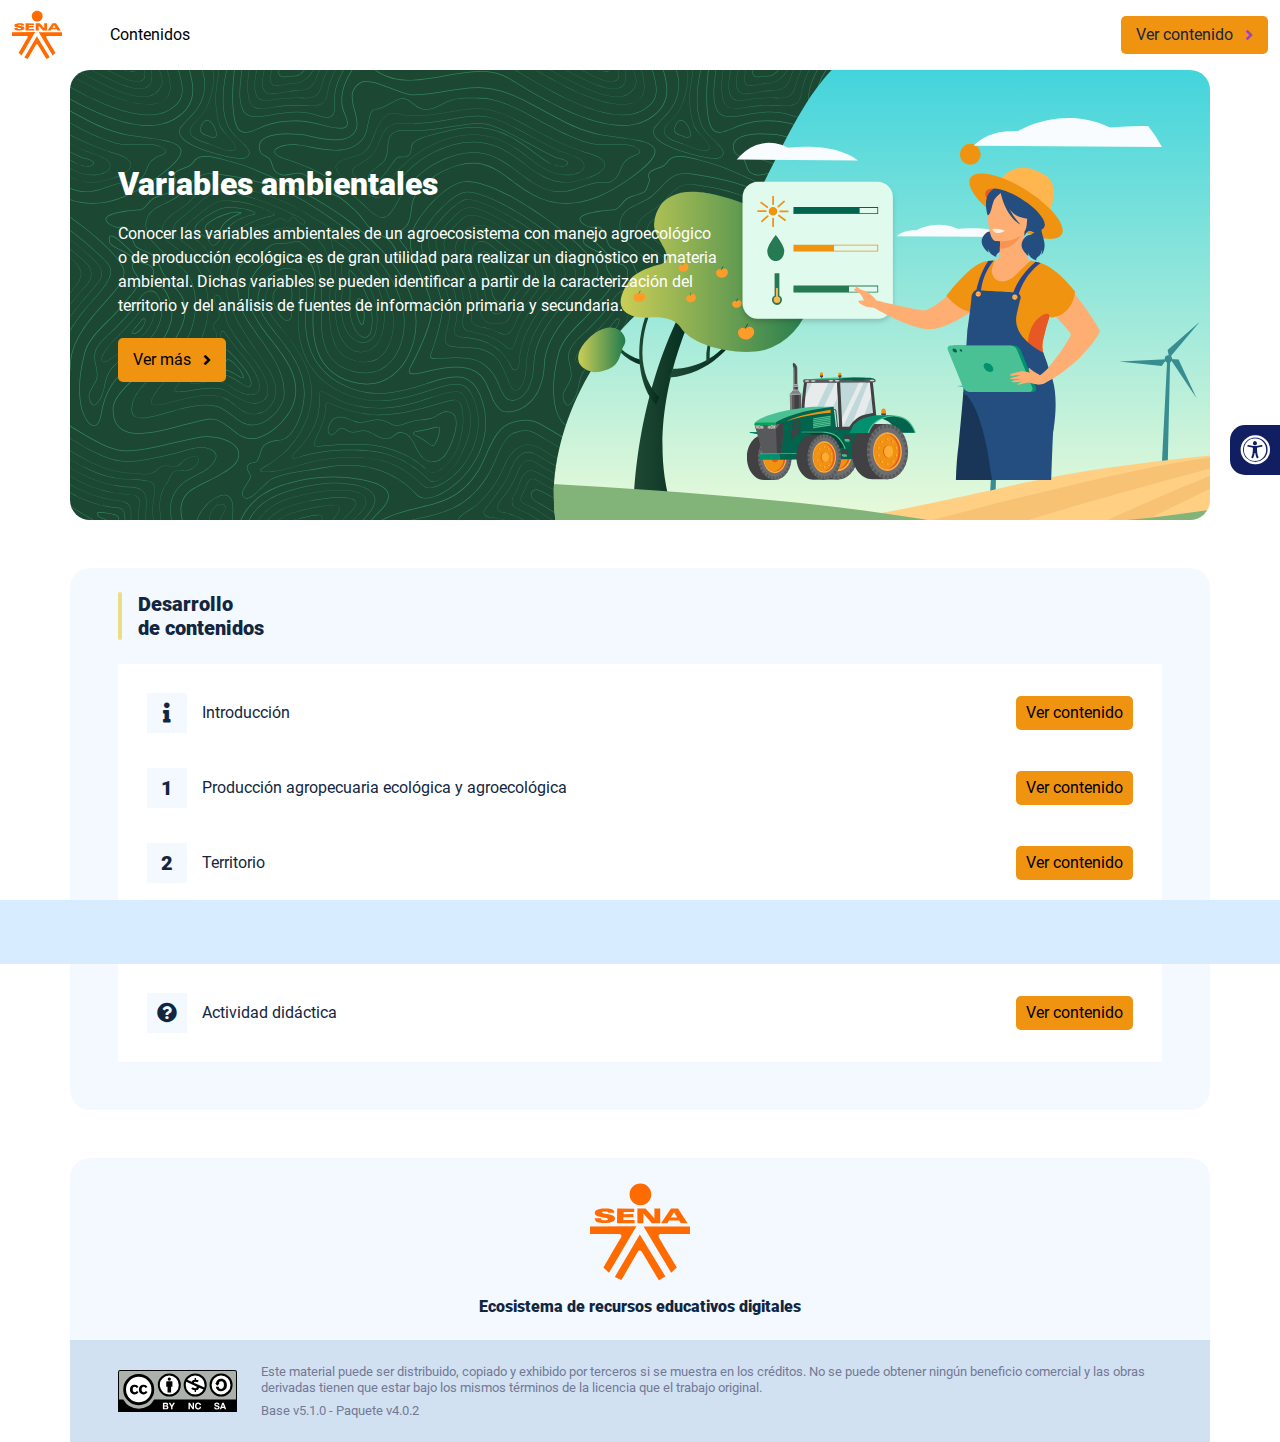
<file: index.html>
<!DOCTYPE html><html lang=""><head><meta charset="utf-8"><meta http-equiv="X-UA-Compatible" content="IE=edge"><meta name="viewport" content="width=device-width,initial-scale=1"><link rel="icon" href="favicon.ico"><title>Variables ambientales</title><link href="css/chunk-0c047e41.e71cb334.css" rel="prefetch"><link href="css/chunk-25b302c8.e71cb334.css" rel="prefetch"><link href="css/chunk-26fc7596.e71cb334.css" rel="prefetch"><link href="css/chunk-2d2747e2.e71cb334.css" rel="prefetch"><link href="css/chunk-32334cb6.e71cb334.css" rel="prefetch"><link href="css/chunk-3c57cd7b.e71cb334.css" rel="prefetch"><link href="css/chunk-4f2d402a.e71cb334.css" rel="prefetch"><link href="css/chunk-4fde0a08.5d24a906.css" rel="prefetch"><link href="css/chunk-515a8379.e5a3e6fa.css" rel="prefetch"><link href="css/chunk-59974754.fcd1f206.css" rel="prefetch"><link href="css/chunk-6e1e538a.d2f45819.css" rel="prefetch"><link href="css/chunk-766a929b.f7447f9a.css" rel="prefetch"><link href="css/chunk-f2df7d2c.e71cb334.css" rel="prefetch"><link href="css/comple.8a72654d.css" rel="prefetch"><link href="css/creditos.e96bc0ef.css" rel="prefetch"><link href="css/glosario.956fed7d.css" rel="prefetch"><link href="css/referencias.889ae259.css" rel="prefetch"><link href="css/tema1.6461fb75.css" rel="prefetch"><link href="js/actividad.769cb6da.js" rel="prefetch"><link href="js/chunk-0206bfa0.82a61f01.js" rel="prefetch"><link href="js/chunk-0c047e41.e6a21359.js" rel="prefetch"><link href="js/chunk-13a6037e.24dbf6f9.js" rel="prefetch"><link href="js/chunk-25b302c8.f995c5e2.js" rel="prefetch"><link href="js/chunk-26fc7596.17820b75.js" rel="prefetch"><link href="js/chunk-2c06842c.ffa1711f.js" rel="prefetch"><link href="js/chunk-2d0e96ec.ecada285.js" rel="prefetch"><link href="js/chunk-2d208d90.bb9f2088.js" rel="prefetch"><link href="js/chunk-2d21d0e2.3447719a.js" rel="prefetch"><link href="js/chunk-2d22c123.cd07803d.js" rel="prefetch"><link href="js/chunk-2d2747e2.70e6651b.js" rel="prefetch"><link href="js/chunk-2e80bb9a.1ada255a.js" rel="prefetch"><link href="js/chunk-319206de.3ca798df.js" rel="prefetch"><link href="js/chunk-32334cb6.38d5ce86.js" rel="prefetch"><link href="js/chunk-3c57cd7b.1d1c7da4.js" rel="prefetch"><link href="js/chunk-4cdd78c0.f0333ccd.js" rel="prefetch"><link href="js/chunk-4f2d402a.7aa34f7d.js" rel="prefetch"><link href="js/chunk-4fde0a08.27101f92.js" rel="prefetch"><link href="js/chunk-515a8379.847b8c4f.js" rel="prefetch"><link href="js/chunk-53ccb27e.f467826c.js" rel="prefetch"><link href="js/chunk-59974754.fed4457d.js" rel="prefetch"><link href="js/chunk-6e1e538a.a7ddd27b.js" rel="prefetch"><link href="js/chunk-766a929b.b576d0ad.js" rel="prefetch"><link href="js/chunk-c796899c.d0384a0e.js" rel="prefetch"><link href="js/chunk-e8a7823a.b253e3b1.js" rel="prefetch"><link href="js/chunk-f2df7d2c.624d2521.js" rel="prefetch"><link href="js/chunk-fde47172.b2d37c6a.js" rel="prefetch"><link href="js/comple.c26aff35.js" rel="prefetch"><link href="js/creditos.d090093e.js" rel="prefetch"><link href="js/glosario.cf7dabef.js" rel="prefetch"><link href="js/intro.d31159ee.js" rel="prefetch"><link href="js/referencias.59cb75f4.js" rel="prefetch"><link href="js/sintesis.bfb0106b.js" rel="prefetch"><link href="js/tema1.115ca6e8.js" rel="prefetch"><link href="js/tema2.8f34d846.js" rel="prefetch"><link href="js/tema3.4f106c34.js" rel="prefetch"><link href="css/app.dfaa46f5.css" rel="preload" as="style"><link href="css/chunk-vendors.bc40c3a5.css" rel="preload" as="style"><link href="js/app.6a7ab795.js" rel="preload" as="script"><link href="js/chunk-vendors.82a0fc3e.js" rel="preload" as="script"><link href="css/chunk-vendors.bc40c3a5.css" rel="stylesheet"><link href="css/app.dfaa46f5.css" rel="stylesheet"></head><body><noscript><strong>We're sorry but Variables ambientales doesn't work properly without JavaScript enabled. Please enable it to continue.</strong></noscript><div id="app"></div><script src="js/chunk-vendors.82a0fc3e.js"></script><script src="js/app.6a7ab795.js"></script></body></html>
</file>
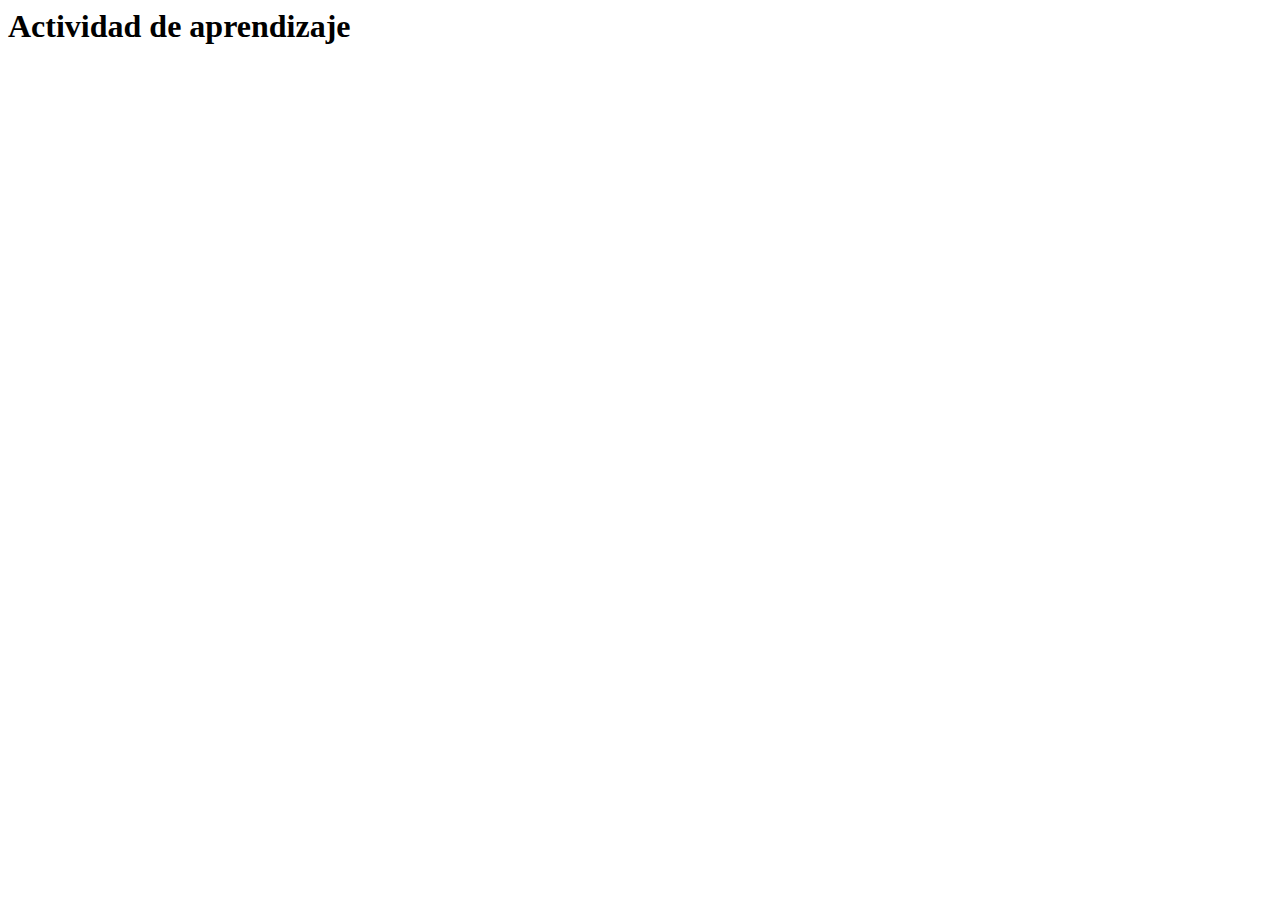
<file: actividades/actividad.html>
<html lang="en">
<head>
  <meta charset="UTF-8">
  <meta http-equiv="X-UA-Compatible" content="IE=edge">
  <meta name="viewport" content="width=device-width, initial-scale=1.0">
  <title>Actividad de aprendizaje</title>
</head>
<body>
  <h1>Actividad de aprendizaje</h1>
</body>
</html>
</file>
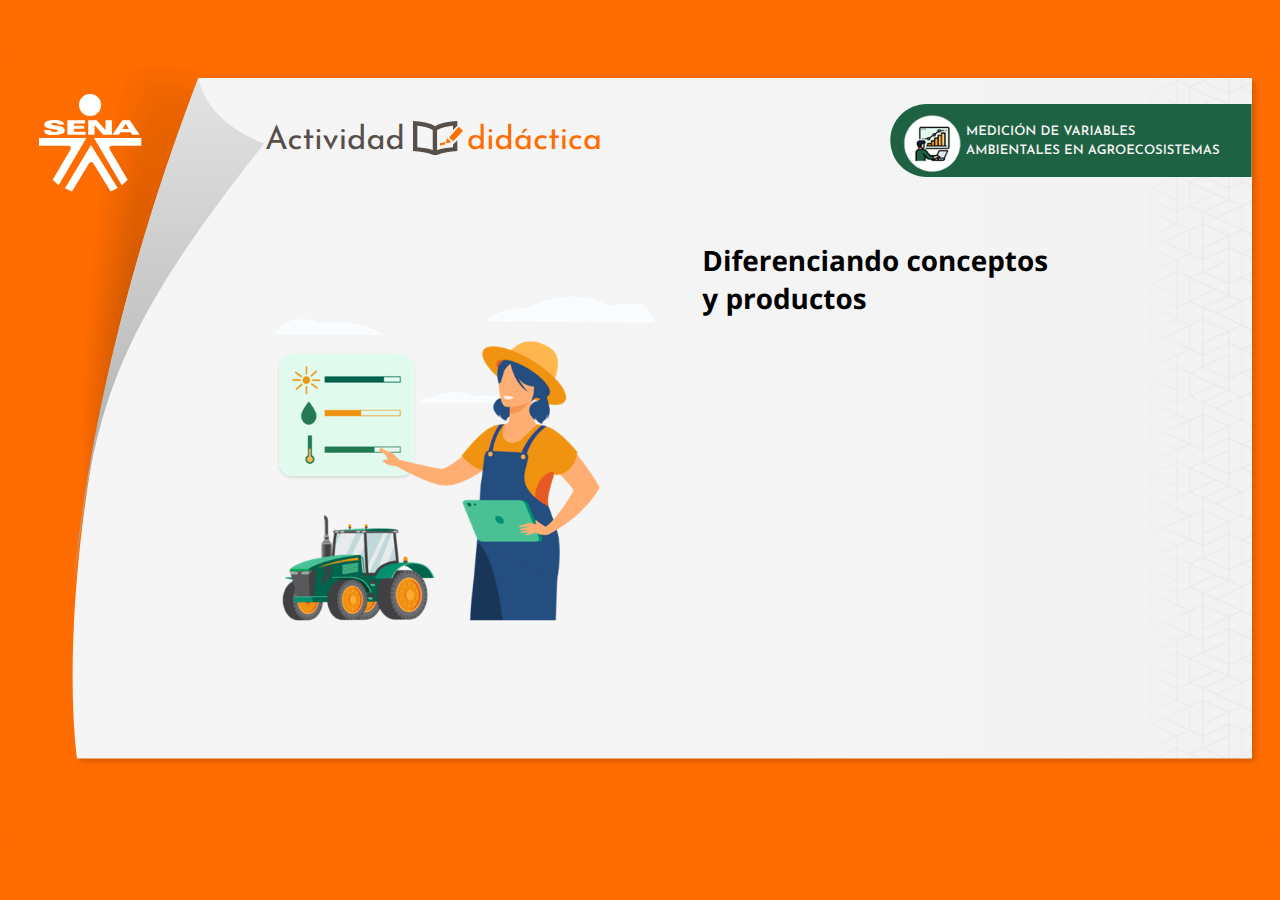
<file: actividades/a1/story.html>
<!DOCTYPE html>
<html lang="es">
<head>
  <meta charset="utf-8">
  <!-- Created using Storyline 360 - http://www.articulate.com  -->
  <!-- version: 3.52.25247.0 -->
  <title>A1-Diferenciando conceptos y productos</title>
  <meta http-equiv="x-ua-compatible" content="IE=edge" />
  <meta name="viewport" content="width=device-width, initial-scale=1.0, user-scalable=no, shrink-to-fit=no, minimal-ui" />
  <meta name="apple-mobile-web-app-capable" content="yes" />
  <style>
    html, body { height: 100%; padding: 0; margin: 0 }
    #app { height: 100%; width: 100%; }
  </style>
  
  <script>window.THREE = { };</script>
</head>
<body style="background: #FF6C00" class="cs-HTML theme-classic">
  <!-- 360 -->
  <script>!function(e){function n(e,i){return e.test(i)}function i(e){var i=e||navigator.userAgent,o=i.split("[FBAN");if(void 0!==o[1]&&(i=o[0]),this.apple={phone:n(t,i),ipod:n(d,i),tablet:!n(t,i)&&n(s,i),device:n(t,i)||n(d,i)||n(s,i)},this.amazon={phone:n(h,i),tablet:!n(h,i)&&n(a,i),device:n(h,i)||n(a,i)},this.android={phone:n(h,i)||n(b,i),tablet:!n(h,i)&&!n(b,i)&&(n(a,i)||n(r,i)),device:n(h,i)||n(a,i)||n(b,i)||n(r,i)},this.windows={phone:n(l,i),tablet:n(p,i),device:n(l,i)||n(p,i)},this.other={blackberry:n(f,i),blackberry10:n(u,i),opera:n(c,i),firefox:n(A,i),chrome:n(w,i),device:n(f,i)||n(u,i)||n(c,i)||n(A,i)||n(w,i)},this.seven_inch=n(v,i),this.any=this.apple.device||this.android.device||this.windows.device||this.other.device||this.seven_inch,this.phone=this.apple.phone||this.android.phone||this.windows.phone,this.tablet=this.apple.tablet||this.android.tablet||this.windows.tablet,"undefined"==typeof window)return this}function o(){var e=new i;return e.Class=i,e}var t=/iPhone/i,d=/iPod/i,s=/iPad/i,b=/(?=.*\bAndroid\b)(?=.*\bMobile\b)/i,r=/Android/i,h=/(?=.*\bAndroid\b)(?=.*\bSD4930UR\b)/i,a=/(?=.*\bAndroid\b)(?=.*\b(?:KFOT|KFTT|KFJWI|KFJWA|KFSOWI|KFTHWI|KFTHWA|KFAPWI|KFAPWA|KFARWI|KFASWI|KFSAWI|KFSAWA)\b)/i,l=/IEMobile/i,p=/(?=.*\bWindows\b)(?=.*\bARM\b)/i,f=/BlackBerry/i,u=/BB10/i,c=/Opera Mini/i,w=/(CriOS|Chrome)(?=.*\bMobile\b)/i,A=/(?=.*\bFirefox\b)(?=.*\bMobile\b)/i,v=new RegExp("(?:Nexus 7|BNTV250|Kindle Fire|Silk|GT-P1000)","i");"undefined"!=typeof module&&module.exports&&"undefined"==typeof window?module.exports=i:"undefined"!=typeof module&&module.exports&&"undefined"!=typeof window?module.exports=o():"function"==typeof define&&define.amd?define("isMobile",[],e.isMobile=o()):e.isMobile=o()}(this);
    window.isMobile.apple.tablet = window.isMobile.apple.tablet ||
      (navigator.platform === 'MacIntel' && navigator.maxTouchPoints > 1);
    window.isMobile.apple.device = window.isMobile.apple.device || window.isMobile.apple.tablet;
    window.isMobile.tablet = window.isMobile.tablet || window.isMobile.apple.tablet;
    window.isMobile.any = window.isMobile.any || window.isMobile.apple.tablet;
  </script>

  <div id="focus-sink" tabIndex="-1"></div>

  <div id="preso"></div>
  <script>
    window.DS = {};
    window.globals = {
      DATA_PATH_BASE: '',
      HAS_FRAME: true,
      HAS_SLIDE: true,

      lmsPresent: false,
      tinCanPresent: false,
      cmi5Present: false,
      aoSupport: false,
      scale: 'show all',
      captureRc: false,
      browserSize: 'optimal',
      bgColor: '#FF6C00',
      features: 'ModernPlayerRefresh,MultipleQuizTracking',
      themeName: 'classic',
      preloaderColor: '#FFFFFF',
      suppressAnalytics: false,
      productChannel: 'stable',
      publishSource: 'storyline',
      aid: 'aid|5304b41d-7af7-4125-b8d1-83eb222823e2',
      cid: '14a0a497-ace9-4852-8c24-790a034f208f',
      playerVersion: '3.52.25247.0',
      maxIosVideoElements: 5,

      
      parseParams: function(qs) {
        if (window.globals.parsedParams != null) {
          return window.globals.parsedParams;
        }
        qs = (qs || window.location.search.substr(1)).split('+').join(' ');
        var params = {},
            tokens,
            re = /[?&]?([^=]+)=([^&]*)/g;

        while (tokens = re.exec(qs)) {
          params[decodeURIComponent(tokens[1]).trim()] =
            decodeURIComponent(tokens[2]).trim();
        }
        window.globals.parsedParams = params;
        return params;
      }

    };

    (function() {

      var classTypes = [ 'desktop', 'mobile', 'phone', 'tablet' ];

      var addDeviceClasses = function(prefix, testObj) {
        var curr, i;
        for (i = 0; i < classTypes.length; i++) {
          curr = classTypes[i];
          if (testObj[curr]) {
            document.body.classList.add(prefix + curr);
          }
        }
      };

      var params = window.globals.parseParams(),
          isDevicePreview = params.devicepreview === '1',
          isPhoneOverride = params.deviceType === 'phone' || (isDevicePreview && params.phone == '1'),
          isTabletOverride = (params.deviceType === 'tablet' || isDevicePreview) && !isPhoneOverride,
          isMobileOverride = isPhoneOverride || isTabletOverride;

      var deviceView = {
        desktop: !window.isMobile.any && !isMobileOverride,
        mobile: window.isMobile.any || isMobileOverride,
        phone: isPhoneOverride || (window.isMobile.phone && !isTabletOverride),
        tablet: isTabletOverride || window.isMobile.tablet
      };

      window.globals.deviceView = deviceView;
      window.isMobile.desktop = !window.isMobile.any;
      window.isMobile.mobile = window.isMobile.any;

      addDeviceClasses('view-', deviceView);

    })();
  </script>
  
  <script src='story_content/user.js' type=text/javascript></script>
  <div class="slide-loader"></div>

  <script type="text/javascript">
    if (window.globals.deviceView.isMobile) { var doc = document, loader = doc.body.querySelector('.slide-loader'); [ 1, 2, 3 ].forEach(function(n) { var d = doc.createElement('div'); d.style.backgroundColor = window.globals.preloaderColor; d.classList.add('mobile-loader-dot'); d.classList.add('dot' + n); loader.appendChild(d); }); }
  </script>

  <div class="mobile-load-title-overlay" style="display: none">
    <div class="mobile-load-title">A1-Diferenciando conceptos y productos</div>
  </div>

  <div class="mobile-chrome-warning"></div>

  <script>
    
    if (window.autoSpider && window.vInterfaceObject) {
      document.querySelector('.mobile-load-title-overlay').style.display = 'none';
    }
  </script>

  

  <link rel="stylesheet" href="html5/data/css/output.min.css" data-noprefix />
</body>
<script src="html5/lib/scripts/bootstrapper.min.js"></script>
</html>
</file>
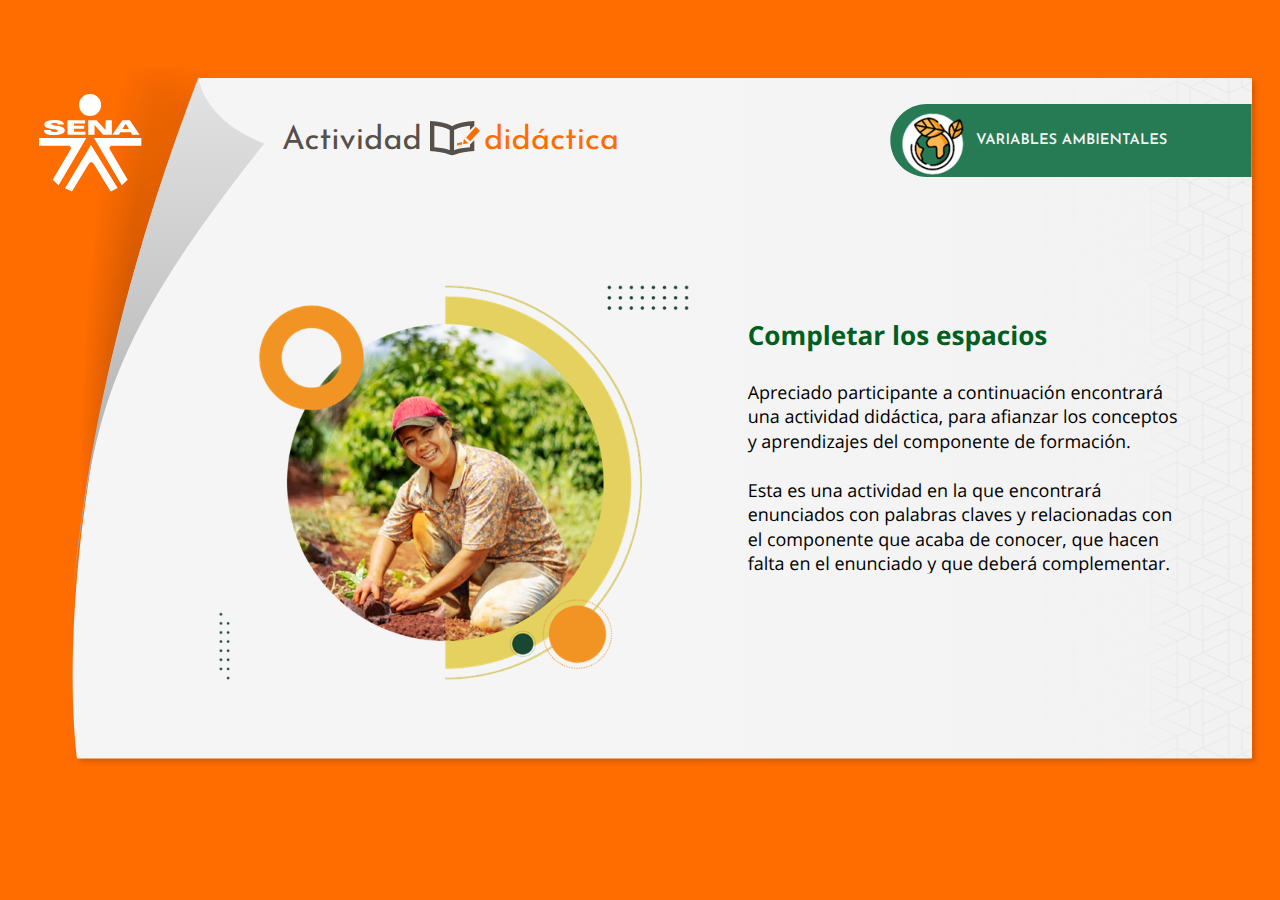
<file: actividades/a2/story.html>
<!DOCTYPE html>
<html lang="es">
<head>
  <meta charset="utf-8">
  <!-- Created using Storyline 360 - http://www.articulate.com  -->
  <!-- version: 3.52.25247.0 -->
  <title>A2- Completar la idea</title>
  <meta http-equiv="x-ua-compatible" content="IE=edge" />
  <meta name="viewport" content="width=device-width, initial-scale=1.0, user-scalable=no, shrink-to-fit=no, minimal-ui" />
  <meta name="apple-mobile-web-app-capable" content="yes" />
  <style>
    html, body { height: 100%; padding: 0; margin: 0 }
    #app { height: 100%; width: 100%; }
  </style>
  
  <script>window.THREE = { };</script>
</head>
<body style="background: #FF6C00" class="cs-HTML theme-classic">
  <!-- 360 -->
  <script>!function(e){function n(e,i){return e.test(i)}function i(e){var i=e||navigator.userAgent,o=i.split("[FBAN");if(void 0!==o[1]&&(i=o[0]),this.apple={phone:n(t,i),ipod:n(d,i),tablet:!n(t,i)&&n(s,i),device:n(t,i)||n(d,i)||n(s,i)},this.amazon={phone:n(h,i),tablet:!n(h,i)&&n(a,i),device:n(h,i)||n(a,i)},this.android={phone:n(h,i)||n(b,i),tablet:!n(h,i)&&!n(b,i)&&(n(a,i)||n(r,i)),device:n(h,i)||n(a,i)||n(b,i)||n(r,i)},this.windows={phone:n(l,i),tablet:n(p,i),device:n(l,i)||n(p,i)},this.other={blackberry:n(f,i),blackberry10:n(u,i),opera:n(c,i),firefox:n(A,i),chrome:n(w,i),device:n(f,i)||n(u,i)||n(c,i)||n(A,i)||n(w,i)},this.seven_inch=n(v,i),this.any=this.apple.device||this.android.device||this.windows.device||this.other.device||this.seven_inch,this.phone=this.apple.phone||this.android.phone||this.windows.phone,this.tablet=this.apple.tablet||this.android.tablet||this.windows.tablet,"undefined"==typeof window)return this}function o(){var e=new i;return e.Class=i,e}var t=/iPhone/i,d=/iPod/i,s=/iPad/i,b=/(?=.*\bAndroid\b)(?=.*\bMobile\b)/i,r=/Android/i,h=/(?=.*\bAndroid\b)(?=.*\bSD4930UR\b)/i,a=/(?=.*\bAndroid\b)(?=.*\b(?:KFOT|KFTT|KFJWI|KFJWA|KFSOWI|KFTHWI|KFTHWA|KFAPWI|KFAPWA|KFARWI|KFASWI|KFSAWI|KFSAWA)\b)/i,l=/IEMobile/i,p=/(?=.*\bWindows\b)(?=.*\bARM\b)/i,f=/BlackBerry/i,u=/BB10/i,c=/Opera Mini/i,w=/(CriOS|Chrome)(?=.*\bMobile\b)/i,A=/(?=.*\bFirefox\b)(?=.*\bMobile\b)/i,v=new RegExp("(?:Nexus 7|BNTV250|Kindle Fire|Silk|GT-P1000)","i");"undefined"!=typeof module&&module.exports&&"undefined"==typeof window?module.exports=i:"undefined"!=typeof module&&module.exports&&"undefined"!=typeof window?module.exports=o():"function"==typeof define&&define.amd?define("isMobile",[],e.isMobile=o()):e.isMobile=o()}(this);
    window.isMobile.apple.tablet = window.isMobile.apple.tablet ||
      (navigator.platform === 'MacIntel' && navigator.maxTouchPoints > 1);
    window.isMobile.apple.device = window.isMobile.apple.device || window.isMobile.apple.tablet;
    window.isMobile.tablet = window.isMobile.tablet || window.isMobile.apple.tablet;
    window.isMobile.any = window.isMobile.any || window.isMobile.apple.tablet;
  </script>

  <div id="focus-sink" tabIndex="-1"></div>

  <div id="preso"></div>
  <script>
    window.DS = {};
    window.globals = {
      DATA_PATH_BASE: '',
      HAS_FRAME: true,
      HAS_SLIDE: true,

      lmsPresent: false,
      tinCanPresent: false,
      cmi5Present: false,
      aoSupport: false,
      scale: 'show all',
      captureRc: false,
      browserSize: 'optimal',
      bgColor: '#FF6C00',
      features: 'ModernPlayerRefresh,MultipleQuizTracking',
      themeName: 'classic',
      preloaderColor: '#FFFFFF',
      suppressAnalytics: false,
      productChannel: 'stable',
      publishSource: 'storyline',
      aid: 'aid|5304b41d-7af7-4125-b8d1-83eb222823e2',
      cid: 'df2e7522-8aad-437a-98b3-c9a644eb1600',
      playerVersion: '3.52.25247.0',
      maxIosVideoElements: 5,

      
      parseParams: function(qs) {
        if (window.globals.parsedParams != null) {
          return window.globals.parsedParams;
        }
        qs = (qs || window.location.search.substr(1)).split('+').join(' ');
        var params = {},
            tokens,
            re = /[?&]?([^=]+)=([^&]*)/g;

        while (tokens = re.exec(qs)) {
          params[decodeURIComponent(tokens[1]).trim()] =
            decodeURIComponent(tokens[2]).trim();
        }
        window.globals.parsedParams = params;
        return params;
      }

    };

    (function() {

      var classTypes = [ 'desktop', 'mobile', 'phone', 'tablet' ];

      var addDeviceClasses = function(prefix, testObj) {
        var curr, i;
        for (i = 0; i < classTypes.length; i++) {
          curr = classTypes[i];
          if (testObj[curr]) {
            document.body.classList.add(prefix + curr);
          }
        }
      };

      var params = window.globals.parseParams(),
          isDevicePreview = params.devicepreview === '1',
          isPhoneOverride = params.deviceType === 'phone' || (isDevicePreview && params.phone == '1'),
          isTabletOverride = (params.deviceType === 'tablet' || isDevicePreview) && !isPhoneOverride,
          isMobileOverride = isPhoneOverride || isTabletOverride;

      var deviceView = {
        desktop: !window.isMobile.any && !isMobileOverride,
        mobile: window.isMobile.any || isMobileOverride,
        phone: isPhoneOverride || (window.isMobile.phone && !isTabletOverride),
        tablet: isTabletOverride || window.isMobile.tablet
      };

      window.globals.deviceView = deviceView;
      window.isMobile.desktop = !window.isMobile.any;
      window.isMobile.mobile = window.isMobile.any;

      addDeviceClasses('view-', deviceView);

    })();
  </script>
  
  <script src='story_content/user.js' type=text/javascript></script>
  <div class="slide-loader"></div>

  <script type="text/javascript">
    if (window.globals.deviceView.isMobile) { var doc = document, loader = doc.body.querySelector('.slide-loader'); [ 1, 2, 3 ].forEach(function(n) { var d = doc.createElement('div'); d.style.backgroundColor = window.globals.preloaderColor; d.classList.add('mobile-loader-dot'); d.classList.add('dot' + n); loader.appendChild(d); }); }
  </script>

  <div class="mobile-load-title-overlay" style="display: none">
    <div class="mobile-load-title">A2- Completar la idea</div>
  </div>

  <div class="mobile-chrome-warning"></div>

  <script>
    
    if (window.autoSpider && window.vInterfaceObject) {
      document.querySelector('.mobile-load-title-overlay').style.display = 'none';
    }
  </script>

  

  <link rel="stylesheet" href="html5/data/css/output.min.css" data-noprefix />
</body>
<script src="html5/lib/scripts/bootstrapper.min.js"></script>
</html>
</file>
<file: css/chunk-0c047e41.e71cb334.css>
.horizontal-scroll__wrapper[data-v-22adfd6b]{overflow:hidden}.horizontal-scroll[data-v-22adfd6b]{display:flex;transition:transform .5s ease-in-out;align-items:center;flex-wrap:nowrap}.horizontal-scroll[data-v-22adfd6b]:not(.row){width:100%}.horizontal-scroll--item-fw[data-v-22adfd6b]>div{flex-grow:0;flex-shrink:0;width:100%;margin:0!important}
</file>
<file: css/chunk-25b302c8.e71cb334.css>
.horizontal-scroll__wrapper[data-v-22adfd6b]{overflow:hidden}.horizontal-scroll[data-v-22adfd6b]{display:flex;transition:transform .5s ease-in-out;align-items:center;flex-wrap:nowrap}.horizontal-scroll[data-v-22adfd6b]:not(.row){width:100%}.horizontal-scroll--item-fw[data-v-22adfd6b]>div{flex-grow:0;flex-shrink:0;width:100%;margin:0!important}
</file>
<file: css/chunk-26fc7596.e71cb334.css>
.horizontal-scroll__wrapper[data-v-22adfd6b]{overflow:hidden}.horizontal-scroll[data-v-22adfd6b]{display:flex;transition:transform .5s ease-in-out;align-items:center;flex-wrap:nowrap}.horizontal-scroll[data-v-22adfd6b]:not(.row){width:100%}.horizontal-scroll--item-fw[data-v-22adfd6b]>div{flex-grow:0;flex-shrink:0;width:100%;margin:0!important}
</file>
<file: css/chunk-2d2747e2.e71cb334.css>
.horizontal-scroll__wrapper[data-v-22adfd6b]{overflow:hidden}.horizontal-scroll[data-v-22adfd6b]{display:flex;transition:transform .5s ease-in-out;align-items:center;flex-wrap:nowrap}.horizontal-scroll[data-v-22adfd6b]:not(.row){width:100%}.horizontal-scroll--item-fw[data-v-22adfd6b]>div{flex-grow:0;flex-shrink:0;width:100%;margin:0!important}
</file>
<file: css/chunk-32334cb6.e71cb334.css>
.horizontal-scroll__wrapper[data-v-22adfd6b]{overflow:hidden}.horizontal-scroll[data-v-22adfd6b]{display:flex;transition:transform .5s ease-in-out;align-items:center;flex-wrap:nowrap}.horizontal-scroll[data-v-22adfd6b]:not(.row){width:100%}.horizontal-scroll--item-fw[data-v-22adfd6b]>div{flex-grow:0;flex-shrink:0;width:100%;margin:0!important}
</file>
<file: css/chunk-3c57cd7b.e71cb334.css>
.horizontal-scroll__wrapper[data-v-22adfd6b]{overflow:hidden}.horizontal-scroll[data-v-22adfd6b]{display:flex;transition:transform .5s ease-in-out;align-items:center;flex-wrap:nowrap}.horizontal-scroll[data-v-22adfd6b]:not(.row){width:100%}.horizontal-scroll--item-fw[data-v-22adfd6b]>div{flex-grow:0;flex-shrink:0;width:100%;margin:0!important}
</file>
<file: css/chunk-4f2d402a.e71cb334.css>
.horizontal-scroll__wrapper[data-v-22adfd6b]{overflow:hidden}.horizontal-scroll[data-v-22adfd6b]{display:flex;transition:transform .5s ease-in-out;align-items:center;flex-wrap:nowrap}.horizontal-scroll[data-v-22adfd6b]:not(.row){width:100%}.horizontal-scroll--item-fw[data-v-22adfd6b]>div{flex-grow:0;flex-shrink:0;width:100%;margin:0!important}
</file>
<file: css/chunk-4fde0a08.5d24a906.css>
.header[data-v-a108b06a]{position:sticky;top:0;padding-top:10px;padding-bottom:10px;background-color:#fff;z-index:10010;line-height:1.1em}.header__logo[data-v-a108b06a]{width:50px}@media (max-width:576px){.header__componente-formativo[data-v-a108b06a]{font-size:.8em}}.header__menu[data-v-a108b06a]{cursor:pointer}.header__menu span[data-v-a108b06a]{font-size:.7em;display:block;line-height:1em;text-align:center;color:#111e61}.header__menu__btn[data-v-a108b06a]{width:30px;height:30px;position:relative;margin-bottom:4px}.header__menu__btn .line-1[data-v-a108b06a],.header__menu__btn .line-2[data-v-a108b06a],.header__menu__btn .line-3[data-v-a108b06a]{height:4px;width:30px;background-color:#111e61;transform-origin:center center;position:absolute;left:0;border-radius:2px}.header__menu__btn .line-1[data-v-a108b06a]{top:4px;-webkit-animation:line-1-inactive-data-v-a108b06a .5s ease-in-out forwards;animation:line-1-inactive-data-v-a108b06a .5s ease-in-out forwards}.header__menu__btn .line-2[data-v-a108b06a]{top:13px;-webkit-animation:line-2-inactive-data-v-a108b06a .5s ease-in-out forwards;animation:line-2-inactive-data-v-a108b06a .5s ease-in-out forwards}.header__menu__btn .line-3[data-v-a108b06a]{top:22px;-webkit-animation:line-3-inactive-data-v-a108b06a .5s ease-in-out forwards;animation:line-3-inactive-data-v-a108b06a .5s ease-in-out forwards}.header__menu__btn[data-v-a108b06a]:hover{cursor:pointer}.header__menu__btn--open .line-1[data-v-a108b06a]{-webkit-animation:line-1-active-data-v-a108b06a .5s ease-in-out forwards;animation:line-1-active-data-v-a108b06a .5s ease-in-out forwards}.header__menu__btn--open .line-2[data-v-a108b06a]{-webkit-animation:line-2-active-data-v-a108b06a .5s ease-in-out forwards;animation:line-2-active-data-v-a108b06a .5s ease-in-out forwards}.header__menu__btn--open .line-3[data-v-a108b06a]{-webkit-animation:line-3-active-data-v-a108b06a .5s ease-in-out forwards;animation:line-3-active-data-v-a108b06a .5s ease-in-out forwards}@-webkit-keyframes line-1-active-data-v-a108b06a{0%{transform:translate(0) rotate(0)}50%{transform:translateY(9px) rotate(0)}to{transform:translateY(9px) rotate(45deg)}}@keyframes line-1-active-data-v-a108b06a{0%{transform:translate(0) rotate(0)}50%{transform:translateY(9px) rotate(0)}to{transform:translateY(9px) rotate(45deg)}}@-webkit-keyframes line-2-active-data-v-a108b06a{0%{transform:scale(1)}to{transform:scale(0)}}@keyframes line-2-active-data-v-a108b06a{0%{transform:scale(1)}to{transform:scale(0)}}@-webkit-keyframes line-3-active-data-v-a108b06a{0%{transform:translate(0) rotate(0)}50%{transform:translateY(-9px) rotate(0)}to{transform:translateY(-9px) rotate(-45deg)}}@keyframes line-3-active-data-v-a108b06a{0%{transform:translate(0) rotate(0)}50%{transform:translateY(-9px) rotate(0)}to{transform:translateY(-9px) rotate(-45deg)}}@-webkit-keyframes line-1-inactive-data-v-a108b06a{0%{transform:translateY(9px) rotate(45deg)}50%{transform:translateY(9px) rotate(0)}to{transform:translate(0) rotate(0)}}@keyframes line-1-inactive-data-v-a108b06a{0%{transform:translateY(9px) rotate(45deg)}50%{transform:translateY(9px) rotate(0)}to{transform:translate(0) rotate(0)}}@-webkit-keyframes line-2-inactive-data-v-a108b06a{0%{transform:scale(0)}to{transform:scale(1)}}@keyframes line-2-inactive-data-v-a108b06a{0%{transform:scale(0)}to{transform:scale(1)}}@-webkit-keyframes line-3-inactive-data-v-a108b06a{0%{transform:translateY(-9px) rotate(-45deg)}50%{transform:translateY(-9px) rotate(0)}to{transform:translate(0) rotate(0)}}@keyframes line-3-inactive-data-v-a108b06a{0%{transform:translateY(-9px) rotate(-45deg)}50%{transform:translateY(-9px) rotate(0)}to{transform:translate(0) rotate(0)}}
</file>
<file: css/chunk-515a8379.e5a3e6fa.css>
.banner-interno{position:relative}.banner-interno__fondo{position:absolute;top:0;bottom:-50px;left:0;right:0;background-color:#1b4733;background-size:cover;background-position:50%}.banner-interno__titulo{display:flex;align-items:center}.banner-interno__titulo__icono{display:block;width:32px;height:32px;border-radius:50%;background-color:#fff;position:relative}.banner-interno__titulo__icono i{color:#1b4733;position:absolute;left:50%;top:50%;transform:translate(-50%,-50%)}.banner-interno__titulo h1,.banner-interno__titulo h2,.banner-interno__titulo h3,.banner-interno__titulo h4,.banner-interno__titulo h5,.banner-interno__titulo h6{color:#fff;line-height:1.1em}
</file>
<file: css/chunk-59974754.fcd1f206.css>
.aside-menu{position:sticky;top:70px;flex:0 0 0;width:0;min-height:calc(100vh - 70px);max-height:calc(100vh - 70px);background-color:#f3f9ff;transition:flex .5s ease-in-out,width .5s ease-in-out;overflow-x:hidden;z-index:100001}.aside-menu a{color:#111e61}.aside-menu--open{flex:0 0 300px;width:300px}.aside-menu__content{width:300px;display:flex;flex-direction:column;justify-content:space-between;min-height:calc(100vh - 70px);max-height:calc(100vh - 70px);border-right:1px solid #d8ecff}@media (max-height:800px){.aside-menu__content{min-height:800px;max-height:800px;overflow-y:auto}}.aside-menu__header{padding:10px;text-align:center;background-color:#d8ecff}.aside-menu__header h4{margin:0}.aside-menu__menu{overflow-y:auto;flex-grow:1;list-style:none;padding-left:0;margin-bottom:0}.aside-menu__menu__item--active .aside-menu__menu__item__lnk,.aside-menu__menu__item--active .aside-menu__sec-menu__item__lnk{background-color:#d8ecff;font-weight:700}.aside-menu__menu__item--sub-menu:hover,.aside-menu__menu__item:hover,.aside-menu__sec-menu__item:hover{background-color:#d8ecff}.aside-menu__menu__item--sub-menu{padding-left:10px}.aside-menu__menu__item--sub-menu--active .aside-menu__menu__item__lnk,.aside-menu__menu__item--sub-menu--active .aside-menu__sec-menu__item__lnk{background-color:#d8ecff;font-weight:700;position:relative}.aside-menu__menu__item--sub-menu--active .aside-menu__menu__item__lnk:before,.aside-menu__menu__item--sub-menu--active .aside-menu__sec-menu__item__lnk:before{content:"";display:block;position:absolute;left:0;bottom:0;top:0;width:4px;border-radius:2px;background-color:#ebdd81}.aside-menu__menu__item__lnk,.aside-menu__sec-menu__item__lnk{display:flex;align-items:center;padding:10px 15px;line-height:1.1em}.aside-menu__menu__item__lnk i,.aside-menu__menu__item__lnk span,.aside-menu__sec-menu__item__lnk i,.aside-menu__sec-menu__item__lnk span{margin-right:10px}.aside-menu__menu__item__lnk i:last-child,.aside-menu__menu__item__lnk span:last-child,.aside-menu__sec-menu__item__lnk i:last-child,.aside-menu__sec-menu__item__lnk span:last-child{margin-right:0}.aside-menu__sec-menu{background-color:#d8ecff;padding:10px 0;flex-shrink:0;margin-bottom:0}.aside-menu__sec-menu__item{padding:10px 15px}.aside-menu__sec-menu__item__lnk{padding:0;border-radius:1em}.aside-menu__sec-menu__item__lnk i{display:block;width:2em;height:2em;padding:.5em 0;text-align:center;background-color:#fff;border-radius:50%}.aside-menu__sec-menu__item__lnk:hover{background-color:#fff}@media (max-width:992px){.aside-menu{position:fixed;top:70px}}@media (max-width:576px){.aside-menu__sec-menu{padding-bottom:110px}}
</file>
<file: css/chunk-6e1e538a.d2f45819.css>
.accesibilidad[data-v-4f6b7c58]{position:fixed;right:0;top:50vh;height:50px;background-color:#111e61;border-top-left-radius:15px;border-bottom-left-radius:15px;transform:translateY(-50%) translateX(100%) translateX(-50px);overflow:hidden;transition:transform .3s ease-in-out,height .3s ease-in-out}.accesibilidad[data-v-4f6b7c58]:hover{transform:translateY(-50%) translateX(0);height:12.75rem}.accesibilidad [data-v-4f6b7c58]{color:#fff}.accesibilidad__menu__content .accesibilidad__menu__item[data-v-4f6b7c58]{cursor:pointer}.accesibilidad__menu__content .accesibilidad__menu__item[data-v-4f6b7c58]:hover{background-color:#273685}.accesibilidad__menu__content .accesibilidad__menu__item[data-v-4f6b7c58]:last-child{border:none}.accesibilidad__menu__item[data-v-4f6b7c58]{display:flex;align-items:center;padding:10px;border-bottom:1px solid #273685;line-height:1em;-webkit-user-select:none;-moz-user-select:none;-ms-user-select:none;user-select:none}.accesibilidad__menu i[data-v-4f6b7c58]{font-size:30px;font-style:normal;margin-right:10px;line-height:1em}.accesibilidad__menu img[data-v-4f6b7c58]{width:30px;margin-right:10px}
</file>
<file: css/chunk-766a929b.f7447f9a.css>
.barra-avance{display:flex;align-items:center;justify-content:space-between;position:fixed;bottom:0;left:0;width:100%;padding:10px;background-color:#d8ecff;transition:transform .5s ease-in-out;z-index:100000}.barra-avance__barra{margin:0 20px;flex:1;position:relative;max-width:800px}.barra-avance__barra--amarilla,.barra-avance__barra--blanca{height:4px}.barra-avance__barra--amarilla:after,.barra-avance__barra--amarilla:before,.barra-avance__barra--blanca:after,.barra-avance__barra--blanca:before{content:"";display:block;width:10px;height:10px;border-radius:50%;position:absolute;top:50%}.barra-avance__barra--amarilla:before,.barra-avance__barra--blanca:before{left:0;transform:translate(-50%,-50%)}.barra-avance__barra--amarilla:after,.barra-avance__barra--blanca:after{right:0;transform:translate(50%,-50%)}.barra-avance__barra--blanca,.barra-avance__barra--blanca:after,.barra-avance__barra--blanca:before{background-color:#fff}.barra-avance__barra--amarilla{position:absolute;width:100%;top:0;background-color:#ef9310}.barra-avance__barra--amarilla:after,.barra-avance__barra--amarilla:before{background-color:#ef9310}.barra-avance__boton--regresar{background-color:#b0c0d2}.barra-avance__boton--regresar span{color:#111e61!important}.barra-avance__boton--disable{opacity:0;pointer-events:none}.barra-avance--open{transform:translateY(0)}.barra-avance--close{transform:translateY(100%)}
</file>
<file: css/chunk-f2df7d2c.e71cb334.css>
.horizontal-scroll__wrapper[data-v-22adfd6b]{overflow:hidden}.horizontal-scroll[data-v-22adfd6b]{display:flex;transition:transform .5s ease-in-out;align-items:center;flex-wrap:nowrap}.horizontal-scroll[data-v-22adfd6b]:not(.row){width:100%}.horizontal-scroll--item-fw[data-v-22adfd6b]>div{flex-grow:0;flex-shrink:0;width:100%;margin:0!important}
</file>
<file: css/comple.8a72654d.css>
.banner-interno{position:relative}.banner-interno__fondo{position:absolute;top:0;bottom:-50px;left:0;right:0;background-color:#1b4733;background-size:cover;background-position:50%}.banner-interno__titulo{display:flex;align-items:center}.banner-interno__titulo__icono{display:block;width:32px;height:32px;border-radius:50%;background-color:#fff;position:relative}.banner-interno__titulo__icono i{color:#1b4733;position:absolute;left:50%;top:50%;transform:translate(-50%,-50%)}.banner-interno__titulo h1,.banner-interno__titulo h2,.banner-interno__titulo h3,.banner-interno__titulo h4,.banner-interno__titulo h5,.banner-interno__titulo h6{color:#fff;line-height:1.1em}.complementario__enlaces{display:flex;justify-content:center;flex-wrap:wrap}.complementario__enlaces a{margin:0 5px}.complementario__btn{font-size:1.5em;line-height:1em}table{width:calc(100% - 1px);min-width:800px}table thead{background-color:#d8ecff}table thead th{border-color:#d8ecff}table td,table th{padding:25px 20px;text-align:center}table td:first-child,table th:first-child{text-align:left}
</file>
<file: css/creditos.e96bc0ef.css>
.banner-interno{position:relative}.banner-interno__fondo{position:absolute;top:0;bottom:-50px;left:0;right:0;background-color:#1b4733;background-size:cover;background-position:50%}.banner-interno__titulo{display:flex;align-items:center}.banner-interno__titulo__icono{display:block;width:32px;height:32px;border-radius:50%;background-color:#fff;position:relative}.banner-interno__titulo__icono i{color:#1b4733;position:absolute;left:50%;top:50%;transform:translate(-50%,-50%)}.banner-interno__titulo h1,.banner-interno__titulo h2,.banner-interno__titulo h3,.banner-interno__titulo h4,.banner-interno__titulo h5,.banner-interno__titulo h6{color:#fff;line-height:1.1em}.creditos-vista .tarjeta.credito{background-color:#d2e1f1}.creditos{color:#727997;overflow-x:auto}.creditos__item{min-width:490px}.creditos p{line-height:1.3em;margin-bottom:0;color:#727997}.creditos__titulo{font-weight:700;background-color:#d2e1f1;padding:5px 10px;border-top-radius:5px;border-top-left-radius:5px;border-top-right-radius:5px}.creditos table td,.creditos table th{border-color:#d2e1f1}
</file>
<file: css/glosario.956fed7d.css>
.banner-interno{position:relative}.banner-interno__fondo{position:absolute;top:0;bottom:-50px;left:0;right:0;background-color:#1b4733;background-size:cover;background-position:50%}.banner-interno__titulo{display:flex;align-items:center}.banner-interno__titulo__icono{display:block;width:32px;height:32px;border-radius:50%;background-color:#fff;position:relative}.banner-interno__titulo__icono i{color:#1b4733;position:absolute;left:50%;top:50%;transform:translate(-50%,-50%)}.banner-interno__titulo h1,.banner-interno__titulo h2,.banner-interno__titulo h3,.banner-interno__titulo h4,.banner-interno__titulo h5,.banner-interno__titulo h6{color:#fff;line-height:1.1em}.glosario__letra-item{display:flex}.glosario__letra-item__texto{padding-top:5px}.glosario__letra-item__letra__icono{width:32px;height:32px;position:relative;line-height:1em;border-radius:50%;background-color:#d2e1f1}.glosario__letra-item__letra__icono span{position:absolute;left:50%;top:50%;transform:translate(-50%,-50%);font-size:1.1em;font-weight:900}
</file>
<file: css/referencias.889ae259.css>
.banner-interno{position:relative}.banner-interno__fondo{position:absolute;top:0;bottom:-50px;left:0;right:0;background-color:#1b4733;background-size:cover;background-position:50%}.banner-interno__titulo{display:flex;align-items:center}.banner-interno__titulo__icono{display:block;width:32px;height:32px;border-radius:50%;background-color:#fff;position:relative}.banner-interno__titulo__icono i{color:#1b4733;position:absolute;left:50%;top:50%;transform:translate(-50%,-50%)}.banner-interno__titulo h1,.banner-interno__titulo h2,.banner-interno__titulo h3,.banner-interno__titulo h4,.banner-interno__titulo h5,.banner-interno__titulo h6{color:#fff;line-height:1.1em}.referencias__item:last-child hr{display:none}.referencias__item a{color:#2196f3;text-decoration:underline;overflow-wrap:break-word}
</file>
<file: css/tema1.6461fb75.css>
.mw250{max-width:250px}
</file>
<file: css/app.dfaa46f5.css>
*,:after,:before{box-sizing:inherit}html{height:100%;line-height:1.15;box-sizing:border-box;-webkit-font-smoothing:antialiased;-moz-osx-font-smoothing:grayscale;-webkit-text-size-adjust:100%;-ms-text-size-adjust:100%;text-rendering:optimizeLegibility}a,abbr,acronym,address,applet,article,aside,audio,b,big,blockquote,body,canvas,caption,center,cite,code,dd,del,details,dfn,div,dl,dt,em,embed,fieldset,figcaption,figure,footer,form,h1,h2,h3,h4,h5,h6,header,hgroup,html,i,iframe,img,ins,kbd,label,legend,li,mark,menu,nav,object,ol,output,p,pre,q,ruby,s,samp,section,small,span,strike,strong,sub,summary,sup,table,tbody,td,tfoot,th,thead,time,tr,tt,u,ul,var,video{margin:0;padding:0;border:0;outline:0;background:transparent;vertical-align:baseline}article,aside,details,figcaption,figure,footer,header,main,menu,nav,section,summary{display:block}[hidden],template{display:none}hr{box-sizing:content-box;height:0;border-bottom:1px solid #e8e8e8;border-left:0;border-right:0;border-top:0;margin:1.5em 0;overflow:visible}[hidden]{display:none}a{font-family:Roboto,sans-serif;font-size:1em;font-weight:400;text-decoration:none;color:#12263f;background-color:transparent;transition:all .15s ease-in-out;-webkit-text-decoration-skip:objects}a:active,a:hover{outline-width:0}a:active,a:focus,a:hover{color:#000}[type=button],[type=reset],[type=submit],button{-webkit-appearance:none;-moz-appearance:none;appearance:none;cursor:pointer;display:inline-block;vertical-align:middle;border:0;border-radius:5px;color:#12263f;background-color:#ef9310;font-family:Roboto,sans-serif;font-weight:400;font-size:1em;-webkit-font-smoothing:antialiased;line-height:1em;white-space:nowrap;text-decoration:none;text-transform:none;padding:.75em 1.5em;margin:0;-webkit-user-select:none;-moz-user-select:none;-ms-user-select:none;user-select:none;overflow:visible;transition:background-color .15s ease-in-out}[type=button]:focus,[type=button]:hover,[type=reset]:focus,[type=reset]:hover,[type=submit]:focus,[type=submit]:hover,button:focus,button:hover{background-color:#ef9310;color:#12263f}[type=button]:disabled,[type=reset]:disabled,[type=submit]:disabled,button:disabled{cursor:not-allowed;opacity:.5}[type=button]:disabled:hover,[type=reset]:disabled:hover,[type=submit]:disabled:hover,button:disabled:hover{background-color:#ef9310}input,select,textarea{margin:0;display:block;font-family:Roboto,sans-serif;font-size:16px}input{overflow:visible}[type=color],[type=date],[type=datetime-local],[type=datetime],[type=email],[type=month],[type=number],[type=password],[type=search],[type=tel],[type=text],[type=time],[type=url],[type=week],input:not([type]),select,select[multiple],textarea{background-color:#fff;border:1px solid #e8e8e8;border-radius:5px;box-shadow:inset 0 1px 3px rgba(0,0,0,.06);box-sizing:inherit;margin-bottom:.75em;padding:.5em;transition:border-color .15s ease-in-out;width:100%}[type=color]:hover,[type=date]:hover,[type=datetime-local]:hover,[type=datetime]:hover,[type=email]:hover,[type=month]:hover,[type=number]:hover,[type=password]:hover,[type=search]:hover,[type=tel]:hover,[type=text]:hover,[type=time]:hover,[type=url]:hover,[type=week]:hover,input:not([type]):hover,select:hover,select[multiple]:hover,textarea:hover{border-color:shade(#e8e8e8,20%)}[type=color]:focus,[type=date]:focus,[type=datetime-local]:focus,[type=datetime]:focus,[type=email]:focus,[type=month]:focus,[type=number]:focus,[type=password]:focus,[type=search]:focus,[type=tel]:focus,[type=text]:focus,[type=time]:focus,[type=url]:focus,[type=week]:focus,input:not([type]):focus,select:focus,select[multiple]:focus,textarea:focus{border-color:#ebdd81;box-shadow:inset 0 1px 3px rgba(0,0,0,.06),0 0 5px rgba(20,53,38,.7);outline:none}[type=color]:disabled,[type=date]:disabled,[type=datetime-local]:disabled,[type=datetime]:disabled,[type=email]:disabled,[type=month]:disabled,[type=number]:disabled,[type=password]:disabled,[type=search]:disabled,[type=tel]:disabled,[type=text]:disabled,[type=time]:disabled,[type=url]:disabled,[type=week]:disabled,input:not([type]):disabled,select:disabled,select[multiple]:disabled,textarea:disabled{background-color:shade(#fff,5%);cursor:not-allowed}[type=color]:disabled:hover,[type=date]:disabled:hover,[type=datetime-local]:disabled:hover,[type=datetime]:disabled:hover,[type=email]:disabled:hover,[type=month]:disabled:hover,[type=number]:disabled:hover,[type=password]:disabled:hover,[type=search]:disabled:hover,[type=tel]:disabled:hover,[type=text]:disabled:hover,[type=time]:disabled:hover,[type=url]:disabled:hover,[type=week]:disabled:hover,input:not([type]):disabled:hover,select:disabled:hover,select[multiple]:disabled:hover,textarea:disabled:hover{border:1px solid #e8e8e8}select{text-transform:none;max-width:100%;border-radius:5px}::-webkit-file-upload-button{background-color:#ef9310;border:none;cursor:pointer;color:#12263f;border-radius:5px;padding:.75em 1.5em}::-webkit-file-upload-button:hover{background-color:#ef9310}optgroup{font-weight:700}fieldset{border:1px solid #e8e8e8;background-color:transparent;padding:1.5em;-webkit-margin-start:0;-webkit-margin-end:0;-webkit-padding-before:1.5em;-webkit-padding-start:1.5em;-webkit-padding-end:1.5em;-webkit-padding-after:1.5em}legend{box-sizing:border-box;color:inherit;display:table;max-width:100%;padding:0;white-space:normal;font-weight:600;-webkit-padding-start:0;-webkit-padding-end:0}label,legend{margin-bottom:.375em}label{display:block;font-size:1em;font-family:Roboto,sans-serif;font-weight:900}textarea{overflow:auto;resize:vertical}[type=checkbox],[type=radio]{box-sizing:border-box;padding:0;display:inline;margin-right:.375em}[type=number]::-webkit-inner-spin-button,[type=number]::-webkit-outer-spin-button{height:auto}[type=search]{-webkit-appearance:textfield;outline-offset:-2px}[type=search]::-webkit-search-cancel-button,[type=search]::-webkit-search-decoration{-webkit-appearance:none;-moz-appearance:none}::-moz-placeholder{color:#999}:-ms-input-placeholder{color:#999}::placeholder{color:#999}::-webkit-file-upload-button{-webkit-appearance:button;-moz-appearance:button;font:inherit}[type=file]{margin-bottom:.75em;width:100%}[type=button],[type=reset],[type=submit],button{-webkit-appearance:button}[type=button]::-moz-focus-inner,[type=reset]::-moz-focus-inner,[type=submit]::-moz-focus-inner,button::-moz-focus-inner{border-style:none;padding:0}[type=button]:-moz-focusring,[type=reset]:-moz-focusring,[type=submit]:-moz-focusring,button:-moz-focusring{outline:1px dotted ButtonText}progress{vertical-align:baseline}ol,ul{list-style:none;margin-bottom:1em}dt{font-weight:700}figure,img,picture,svg{margin:0;width:100%;max-width:100%}figcaption{display:block;background-color:#e8e8e8;padding:.75em 1.5em;font-size:.8em;font-weight:700}img,svg{display:block;border-style:none}svg:not(:root){overflow:hidden}audio,canvas,progress,video{display:inline-block}audio:not([controls]){display:none;height:0}template{display:none}table{border-collapse:collapse;border-spacing:0;table-layout:fixed;width:100%}td,th,tr{vertical-align:middle}td,th{border:1px solid #e8e8e8;padding:.75em}th{font-size:.875em;line-height:1.2}td{line-height:1.5}body{font-size:16px;font-weight:400;line-height:1.5}body,h1,h2,h3,h4,h5,h6{color:#12263f;font-family:Roboto,sans-serif}h1,h2,h3,h4,h5,h6{font-weight:900;line-height:1.2;margin:0 0 .75em}h1{font-size:2em}h2{font-size:1.5em}h3{font-size:1.25em}h4{font-size:1.125em}h5{font-size:1em}h6{font-size:.875em}p{font-family:Roboto,sans-serif;font-size:1em;font-weight:400;line-height:1.5;color:#12263f;margin-bottom:1em}b,strong{font-weight:700}dfn,em,i{font-style:italic}br{line-height:2em}u{text-decoration:underline}code,kbd,pre,samp{color:#727997;font-family:Lucida Console,Courier New,monospace;font-size:1em}sub,sup{font-size:75%;line-height:0;position:relative;vertical-align:baseline}sub{bottom:-.25em}sup{top:-.5em}small{font-size:80%}mark{background-color:#ffeb3b;color:#000}abbr[title]{border-bottom:none;text-decoration:underline;-webkit-text-decoration:underline dotted;text-decoration:underline dotted}blockquote,q{quotes:none}::selection{background:#2196f3!important;color:#fff!important;text-shadow:none}::-moz-selection{background:#2196f3!important;color:#fff!important;text-shadow:none}img::selection{background:transparent}img::-moz-selection{background:transparent}body{-webkit-tap-highlight-color:#2196F3!important}details,menu{display:block}summary{display:list-item}@media print{*,:after,:before,:first-letter,:first-line{background:transparent!important;color:#000!important;box-shadow:none!important;text-shadow:none!important}a,a:visited{text-decoration:underline}a[href]:after{content:" (" attr(href) ")"}a abbr[title]:after{content:" (" attr(title) ")"}a[href^="#"]:after,a[href^="javascript:"]:after{content:""}blockquote,pre{border:1px solid #999;page-break-inside:avoid}thead{display:table-header-group}img,tr{page-break-inside:avoid}img{max-width:100%!important}h2,h3,p{orphans:3;widows:3}h2,h3{page-break-after:avoid}}.acordion{position:relative}.acordion__header{display:flex;align-items:center;margin-bottom:25px;cursor:pointer;justify-content:space-between}.acordion__accion__btn--a,.acordion__accion__btn--b{width:40px;height:40px;border-radius:50%;position:relative}.acordion__accion__btn--a i,.acordion__accion__btn--b i{position:absolute;top:50%;left:50%;transform:translate(-50%,-50%)}.acordion__accion__btn--a{background-color:#fff;box-shadow:0 3px 5px 0 rgba(17,30,97,.3)}.acordion__accion__btn--b{border:1px solid #111e61}.acordion__contenido{overflow:hidden;transition:height .5s ease-in-out}.acordion .indicador__container{transform:translateY(15px)}.bloque-texto-a{position:relative}.bloque-texto-a:before{content:"";display:block;position:absolute;top:0;bottom:0;left:50%;right:0}.bloque-texto-a>div{position:relative}.bloque-texto-a__texto{background-color:#fff}.bloque-texto-a p{margin:0}.bloque-texto-a.color-primario{background-color:#a0dbc0}.bloque-texto-a.color-primario:before{background-color:#1b4733}.bloque-texto-a.color-secundario{background-color:#fff}.bloque-texto-a.color-secundario:before{background-color:#f9dfbd}.bloque-texto-a.color-acento-contenido{background-color:#fcfbef}.bloque-texto-a.color-acento-contenido:before{background-color:#ebdd81}.bloque-texto-a.color-acento-botones{background-color:#f9d49f}.bloque-texto-a.color-acento-botones:before{background-color:#ef9310}.bloque-texto-b{position:relative}.bloque-texto-b:before{content:"";display:block;position:absolute;top:40%;bottom:0;left:35%;right:0}.bloque-texto-b__texto{position:relative}.bloque-texto-b__texto *{display:inline}.bloque-texto-b i{font-size:2.5em;color:#ebdd81}.bloque-texto-b i:first-of-type{margin-right:15px}.bloque-texto-b i:last-of-type{margin-left:15px;vertical-align:text-top}.bloque-texto-b.color-primario:before{background-color:#1b4733}.bloque-texto-b.color-secundario:before{background-color:#f9dfbd}.bloque-texto-b.color-acento-contenido:before{background-color:#ebdd81}.bloque-texto-b.color-acento-botones:before{background-color:#ef9310}.bloque-texto-c i{font-size:2.5em;color:#ebdd81}.bloque-texto-c:after{content:"";display:block;width:30px;height:30px;background-color:#ebdd81;position:relative;left:calc(100% - 30px)}.bloque-texto-c.color-primario{background-color:#1b4733}.bloque-texto-c.color-secundario{background-color:#f9dfbd}.bloque-texto-c.color-acento-contenido{background-color:#ebdd81}.bloque-texto-c.color-acento-botones{background-color:#ef9310}.bloque-texto-d{border-top:1px solid #ebdd81;position:relative}.bloque-texto-d:before{content:"";display:block;position:absolute;top:40%;bottom:0;left:35%;right:0}.bloque-texto-d__texto{position:relative}.bloque-texto-d__texto *{display:inline}.bloque-texto-d i{font-size:2.5em;color:#ebdd81}.bloque-texto-d i:first-of-type{margin-right:15px}.bloque-texto-d i:last-of-type{margin-left:15px;vertical-align:text-top}.bloque-texto-d__autor,.bloque-texto-e__autor{text-align:right;position:relative}.bloque-texto-d.color-primario:before{background-color:#1b4733}.bloque-texto-d.color-secundario:before{background-color:#f9dfbd}.bloque-texto-d.color-acento-contenido:before{background-color:#ebdd81}.bloque-texto-d.color-acento-botones:before{background-color:#ef9310}.bloque-texto-e__texto *{display:inline}.bloque-texto-e i{font-size:2.5em;color:#ebdd81}.bloque-texto-e i:first-of-type{margin-right:15px}.bloque-texto-e i:last-of-type{margin-left:15px;vertical-align:text-top}.bloque-texto-e.color-primario{background-color:#1b4733}.bloque-texto-e.color-secundario{background-color:#f9dfbd}.bloque-texto-e.color-acento-contenido{background-color:#ebdd81}.bloque-texto-e.color-acento-botones{background-color:#ef9310}.bloque-texto-f{display:flex;flex-direction:column;position:relative;padding-bottom:50px}.bloque-texto-f:before{content:"";display:block;position:absolute;top:0;left:0;right:0;bottom:50px}.bloque-texto-f__comillas{position:static}.bloque-texto-f__comillas i{position:absolute;font-size:2.5em;color:#ebdd81}.bloque-texto-f__comillas i:first-of-type{margin-right:15px;top:0;left:40px;transform:translate(-50%,-50%)}.bloque-texto-f__comillas i:last-of-type{margin-left:15px;vertical-align:text-top;top:calc(100% - 50px);right:10px;margin:0;transform:translate(-50%,-50%)}.bloque-texto-f__texto{position:relative}.bloque-texto-f__texto *{display:inline}.bloque-texto-f__autor{text-align:center;position:relative}.bloque-texto-f__avatar{position:relative;height:50px}.bloque-texto-f__avatar__img{background-color:#fff;position:absolute;top:0;left:50%;transform:translateX(-50%);width:100px;border-radius:50%;overflow:hidden;border:5px solid #fff;box-shadow:0 0 10px 0 rgba(0,0,0,.3)}.bloque-texto-f.color-primario:before{background-color:#1b4733}.bloque-texto-f.color-secundario:before{background-color:#f9dfbd}.bloque-texto-f.color-acento-contenido:before{background-color:#ebdd81}.bloque-texto-f.color-acento-botones:before{background-color:#ef9310}.bloque-texto-g{position:relative;display:flex;justify-content:flex-end}.bloque-texto-g__img{width:50%;position:absolute;top:0;left:0;bottom:0;background-position:50%;background-size:cover}.bloque-texto-g__texto{position:relative;width:60%;background-color:hsla(0,0%,100%,.95)}.bloque-texto-g__texto *{display:inline}@media (max-width:992px){.bloque-texto-g{padding-top:40%!important}.bloque-texto-g__img{width:100%;height:50%}.bloque-texto-g__texto{width:100%}}@media (max-width:576px){.bloque-texto-g{padding-top:200px!important}.bloque-texto-g__img{height:250px}}.bloque-texto-g.color-primario{background-color:#1b4733}.bloque-texto-g.color-secundario{background-color:#f9dfbd}.bloque-texto-g.color-acento-contenido{background-color:#ebdd81}.bloque-texto-g.color-acento-botones{background-color:#ef9310}.tabs-a__tab{display:block;width:100%;text-align:left;background-color:#d8ecff;padding:15px 20px;border-radius:5px;color:#111e61;line-height:1.2em}.tabs-a__tab__text{overflow:hidden;text-overflow:ellipsis}.tabs-a__tab:last-child{margin-bottom:0!important}.tabs-a__tab:active,.tabs-a__tab:focus,.tabs-a__tab:hover{color:#111e61}.tabs-a__tab__selected{font-weight:700}@media (min-width:992px){.tabs-a__tab__selected{position:relative}.tabs-a__tab__selected:before{content:"";display:block;position:absolute;right:0;top:50%;width:15px;height:15px;transform:translate(5px,-50%) rotate(45deg);background-color:#ef9310}}.tabs-a__content-item{opacity:0}.tabs-a__content-item--active{-webkit-animation:tab-content-active .5s ease-in-out forwards;animation:tab-content-active .5s ease-in-out forwards}.tabs-a.color-primario .tabs-a__tab:active,.tabs-a.color-primario .tabs-a__tab:focus,.tabs-a.color-primario .tabs-a__tab:hover,.tabs-a.color-primario .tabs-a__tab__selected{background-color:#1b4733;color:#fff}.tabs-a.color-primario .tabs-a__tab__selected:before{background-color:#1b4733}.tabs-a.color-secundario .tabs-a__tab:active,.tabs-a.color-secundario .tabs-a__tab:focus,.tabs-a.color-secundario .tabs-a__tab:hover,.tabs-a.color-secundario .tabs-a__tab__selected{background-color:#f9dfbd;color:#12263f}.tabs-a.color-secundario .tabs-a__tab__selected:before{background-color:#f9dfbd}.tabs-a.color-acento-contenido .tabs-a__tab:active,.tabs-a.color-acento-contenido .tabs-a__tab:focus,.tabs-a.color-acento-contenido .tabs-a__tab:hover,.tabs-a.color-acento-contenido .tabs-a__tab__selected{background-color:#ebdd81;color:#12263f}.tabs-a.color-acento-contenido .tabs-a__tab__selected:before{background-color:#ebdd81}.tabs-a.color-acento-botones .tabs-a__tab:active,.tabs-a.color-acento-botones .tabs-a__tab:focus,.tabs-a.color-acento-botones .tabs-a__tab:hover,.tabs-a.color-acento-botones .tabs-a__tab__selected{background-color:#ef9310;color:#fff}.tabs-a.color-acento-botones .tabs-a__tab__selected:before{background-color:#ef9310}@-webkit-keyframes tab-content-active{0%{opacity:0}to{opacity:1}}@keyframes tab-content-active{0%{opacity:0}to{opacity:1}}.tabs-b{border-bottom:1px solid #afafaf}.tabs-b__tab{display:flex;flex-direction:column;align-items:center;padding:20px;background-color:#f6f6f6;border-right:2px solid #afafaf;border-bottom:2px solid #afafaf;cursor:pointer}.tabs-b__tab:active,.tabs-b__tab:focus,.tabs-b__tab:hover{background-color:#e8e8e8}.tabs-b__tab:last-child{border-right:none}.tabs-b__tab__icon{width:50px;margin-bottom:20px}.tabs-b__tab__title{text-align:center;font-size:.875em;line-height:1.1em;display:flex;height:100%;align-items:center}.tabs-b__tab--active{border-top:5px solid!important;border-bottom:none}.tabs-b__tab--active,.tabs-b__tab--active:active,.tabs-b__tab--active:focus,.tabs-b__tab--active:hover{background-color:transparent}.tabs-b__tab--active .tabs-b__tab__title{font-weight:700}@media (min-width:576px) and (max-width:992px){.tabs-b__tab{border-top:2px solid #afafaf}.tabs-b__tab:first-child{border-left:2px solid #afafaf}.tabs-b__tab:last-child{border-right:2px solid #afafaf}.tabs-b__tab:nth-child(4){border-left:2px solid #afafaf}.tabs-b__tab:nth-child(n+4){border-top:none}.tabs-b__tab--active:nth-child(-n+3){border-bottom:2px solid #afafaf}}@media (max-width:576px){.tabs-b__tab:last-child{border-right:2px solid #afafaf}.tabs-b__tab:nth-child(-n+2){border-top:2px solid #afafaf}.tabs-b__tab:nth-child(odd){border-left:2px solid #afafaf}}.tabs-b.color-primario .tabs-b__tab--active{border-top-color:#1b4733!important}.tabs-b.color-secundario .tabs-b__tab--active{border-top-color:#f9dfbd!important}.tabs-b.color-acento-contenido .tabs-b__tab--active{border-top-color:#ebdd81!important}.tabs-b.color-acento-botones .tabs-b__tab--active{border-top-color:#ef9310!important}.tabs-c{border-bottom:1px solid #afafaf}.tabs-c__header{margin-bottom:15px}.tabs-c__tab{border-bottom:4px solid #e8e8e8;line-height:1.2;text-align:center;display:flex;align-items:center;justify-content:center;position:relative}.tabs-c__tab:after,.tabs-c__tab:before{content:"";display:block;position:absolute;transform:translate(-50%,-50%)}.tabs-c__tab:after{width:2px;height:20px;top:50%;right:-2px;background-color:#e8e8e8}.tabs-c__tab:last-child:after{display:none}@media (min-width:992px) and (max-width:1200px){.tabs-c__tab:nth-child(3n):after{display:none}}@media (min-width:576px) and (max-width:992px){.tabs-c__tab:nth-child(2n):after{display:none}}@media (max-width:576px){.tabs-c__tab:after{display:none}}.tabs-c__tab--active{border-bottom:4px solid!important}.tabs-c__tab--active:before{width:0;height:0;border-left:10px solid transparent;border-right:10px solid transparent;border-top:10px solid;left:50%;top:calc(100% + 6px)}.tabs-c__tab--active:active,.tabs-c__tab--active:focus,.tabs-c__tab--active:hover{background-color:transparent}.tabs-c__tab--active .tabs-b__tab__title{font-weight:700}.tabs-c.color-primario .tabs-c__tab--active{border-bottom-color:#1b4733!important}.tabs-c.color-primario .tabs-c__tab--active:before{border-top-color:#1b4733}.tabs-c.color-secundario .tabs-c__tab--active{border-bottom-color:#f9dfbd!important}.tabs-c.color-secundario .tabs-c__tab--active:before{border-top-color:#f9dfbd}.tabs-c.color-acento-contenido .tabs-c__tab--active{border-bottom-color:#ebdd81!important}.tabs-c.color-acento-contenido .tabs-c__tab--active:before{border-top-color:#ebdd81}.tabs-c.color-acento-botones .tabs-c__tab--active{border-bottom-color:#ef9310!important}.tabs-c.color-acento-botones .tabs-c__tab--active:before{border-top-color:#ef9310}.fade-enter-active,.fade-leave-active{transition:opacity .5s}.fade-enter,.fade-leave-to{opacity:0}table *{line-height:1.2}table caption{margin-top:5px;color:#12263f;font-size:.8em;background-color:#e8e8e8;padding:.75em 1.5em;font-weight:700}.tabla-a{overflow-x:auto}.tabla-a table{min-width:700px}.tabla-a thead{border-top:5px solid;color:#111e61;background-color:#e8e8e8}.tabla-a th{border-color:#e8e8e8;font-weight:700;text-align:center}.tabla-a.color-primario thead{border-color:#1b4733}.tabla-a.color-secundario thead{border-color:#f9dfbd}.tabla-a.color-acento-contenido thead{border-color:#ebdd81}.tabla-a.color-acento-botones thead{border-color:#ef9310}.tabla-b,.tabla-c{overflow-x:auto}.tabla-b__header{background-color:#ebdd81;padding:15px;text-align:center;position:sticky;left:0}.tabla-b__header *{color:#fff}.tabla-b table,.tabla-c table{table-layout:auto;min-width:700px}.tabla-b tr:nth-child(2n),.tabla-c tr:nth-child(2n){background-color:hsla(0,0%,91%,.4)}.tabla-b td,.tabla-b th,.tabla-c td,.tabla-c th{border:none;padding:20px 40px}.tabla-b th,.tabla-c th{width:200px;border-right:1px solid #e8e8e8}.color-primario.tabla-c .tabla-b__header,.tabla-b.color-primario .tabla-b__header{background-color:#1b4733}.color-primario.tabla-c .tabla-b__header *,.tabla-b.color-primario .tabla-b__header *{color:#fff}.color-secundario.tabla-c .tabla-b__header,.tabla-b.color-secundario .tabla-b__header{background-color:#f9dfbd}.color-secundario.tabla-c .tabla-b__header *,.tabla-b.color-secundario .tabla-b__header *{color:#12263f}.color-acento-contenido.tabla-c .tabla-b__header,.tabla-b.color-acento-contenido .tabla-b__header{background-color:#ebdd81}.color-acento-contenido.tabla-c .tabla-b__header *,.tabla-b.color-acento-contenido .tabla-b__header *{color:#12263f}.color-acento-botones.tabla-c .tabla-b__header,.tabla-b.color-acento-botones .tabla-b__header{background-color:#ef9310}.color-acento-botones.tabla-c .tabla-b__header *,.tabla-b.color-acento-botones .tabla-b__header *{color:#fff}.tabla-c{box-shadow:0 0 10px 0 rgba(0,0,0,.25)}.tabla-c table{border-radius:10px;border-collapse:collapse}.tabla-c caption{border-radius:0}.tabla-c td,.tabla-c th{border:none;padding:20px}.tabla-c th{width:16%}.tabla-c th+td{width:36%}.tabla-c td{width:16%}.tabla-c td:first-child{width:36%}.linea-tiempo-a{position:relative;padding:30px 0}.linea-tiempo-a__row{display:flex;align-items:center;margin-bottom:90px;position:relative;cursor:pointer}.linea-tiempo-a__row:after,.linea-tiempo-a__row:before{content:"";display:block;top:50%;left:50%;width:40px;height:40px;border-radius:50%;position:absolute;transform:translate(-50%,-50%)}.linea-tiempo-a__row:after{width:20px;height:20px;background:#d2e1f1}.linea-tiempo-a__row:nth-child(2n){flex-direction:row-reverse}.linea-tiempo-a__row:nth-child(2n) .linea-tiempo-a__content{text-align:left}.linea-tiempo-a__row:nth-child(2n) .linea-tiempo-a__text{align-items:flex-start;margin-right:0;margin-left:80px}.linea-tiempo-a__row:nth-child(2n) .linea-tiempo-a__icon{justify-content:flex-end}.linea-tiempo-a__row:nth-child(2n) .linea-tiempo-a__icon__container{margin-left:0;margin-right:50px}.linea-tiempo-a__row:nth-child(2n) .linea-tiempo-a__icon__container:before{left:auto;right:0;transform:translate(35%,-50%) rotate(45deg)}.linea-tiempo-a__row:nth-child(2n):hover .linea-tiempo-a__icon__container{transform:scale(1.3) translateX(-15px)}.linea-tiempo-a__row:nth-child(2n):hover .linea-tiempo-a__text{transform:translateX(-30px)}.linea-tiempo-a__row:hover .linea-tiempo-a__icon__container{transform:scale(1.3) translateX(15px)}.linea-tiempo-a__row:hover .linea-tiempo-a__text{transform:translateX(30px)}.linea-tiempo-a__row:last-child{margin-bottom:0}.linea-tiempo-a__content{width:50%;text-align:right}.linea-tiempo-a__content span{display:block;margin:0;max-width:250px;line-height:1.1em}.linea-tiempo-a__text{display:flex;flex-direction:column;align-items:flex-end;margin-right:80px;transition:transform .3s ease-in-out}.linea-tiempo-a__icon{display:flex}.linea-tiempo-a__icon__container{position:relative;width:130px;height:130px;background:#ebdd81;border-radius:50%;margin-left:50px;transition:transform .3s ease-in-out;display:flex;justify-content:center;align-items:center}.linea-tiempo-a__icon__container:before{content:"";display:block;top:50%;left:0;width:30px;height:30px;position:absolute;background:#ebdd81;transform:translate(-35%,-50%) rotate(45deg)}.linea-tiempo-a__icon__container span{position:relative;text-align:center;font-weight:900}.linea-tiempo-a__icon img{width:60px;position:absolute;top:50%;left:50%;transform:translate(-50%,-50%)}.linea-tiempo-a:before{content:"";display:block;top:0;left:50%;width:10px;height:100%;border-radius:5px;position:absolute;background:#d2e1f1;transform:translate(-50%)}@media screen and (max-width:768px){.linea-tiempo-a__row:nth-child(2n) .linea-tiempo-a__text{margin-left:40px}.linea-tiempo-a__row:nth-child(2n):hover .linea-tiempo-a__icon__container{transform:scale(1.3) translateX(-5px)}.linea-tiempo-a__row:nth-child(2n):hover .linea-tiempo-a__text{transform:translateX(-10px)}.linea-tiempo-a__row:hover .linea-tiempo-a__icon__container{transform:scale(1.3) translateX(5px)}.linea-tiempo-a__row:hover .linea-tiempo-a__text{transform:translateX(10px)}.linea-tiempo-a__text{margin-right:40px}}@media screen and (max-width:450px){.linea-tiempo-a__content span{font-size:16px}.linea-tiempo-a__icon__container{width:100px;height:100px}.linea-tiempo-a__icon__container span{font-size:16px}.linea-tiempo-a__icon__inner{width:100%;height:100%}.linea-tiempo-a__icon__inner:after{width:70px;height:70px}.linea-tiempo-a__icon img{width:40px}}.linea-tiempo-a.color-primario .linea-tiempo-a__row:before{background-color:#1b4733}.linea-tiempo-a.color-primario .linea-tiempo-a__icon__container{background-color:#1b4733;color:#fff}.linea-tiempo-a.color-primario .linea-tiempo-a__icon__container:before{background-color:#1b4733}.linea-tiempo-a.color-secundario .linea-tiempo-a__row:before{background-color:#f9dfbd}.linea-tiempo-a.color-secundario .linea-tiempo-a__icon__container{background-color:#f9dfbd;color:#12263f}.linea-tiempo-a.color-secundario .linea-tiempo-a__icon__container:before{background-color:#f9dfbd}.linea-tiempo-a.color-acento-contenido .linea-tiempo-a__row:before{background-color:#ebdd81}.linea-tiempo-a.color-acento-contenido .linea-tiempo-a__icon__container{background-color:#ebdd81;color:#12263f}.linea-tiempo-a.color-acento-contenido .linea-tiempo-a__icon__container:before{background-color:#ebdd81}.linea-tiempo-a.color-acento-botones .linea-tiempo-a__row:before{background-color:#ef9310}.linea-tiempo-a.color-acento-botones .linea-tiempo-a__icon__container{background-color:#ef9310;color:#fff}.linea-tiempo-a.color-acento-botones .linea-tiempo-a__icon__container:before{background-color:#ef9310}.linea-tiempo-b{position:relative}.linea-tiempo-b__icon{padding-top:100%;border-radius:50%;position:relative}.linea-tiempo-b__icon:after{content:"";display:block;width:15px;height:4px;position:absolute;left:100%;top:50%;transform:translateY(-50%)}.linea-tiempo-b__icon img{position:absolute;width:80%;top:50%;left:50%;transform:translate(-50%,-50%)}.linea-tiempo-b__row{margin-bottom:50px}.linea-tiempo-b__row:last-child{margin-bottom:0}@media (min-width:768px){.linea-tiempo-b__row:nth-child(odd){flex-direction:row-reverse}.linea-tiempo-b__row:nth-child(odd) .linea-tiempo-b__content{text-align:right}.linea-tiempo-b__row:nth-child(odd) .linea-tiempo-b__icon:after{right:100%;left:auto}}.linea-tiempo-b__line{margin-left:calc(50% - 2px)}.linea-tiempo-b__line:after{content:"";display:block;position:absolute;border-left:4px dotted #727997;top:0;bottom:0}.linea-tiempo-b.color-primario .linea-tiempo-b__icon,.linea-tiempo-b.color-primario .linea-tiempo-b__icon:after{background-color:#1b4733}.linea-tiempo-b.color-secundario .linea-tiempo-b__icon,.linea-tiempo-b.color-secundario .linea-tiempo-b__icon:after{background-color:#f9dfbd}.linea-tiempo-b.color-acento-contenido .linea-tiempo-b__icon,.linea-tiempo-b.color-acento-contenido .linea-tiempo-b__icon:after{background-color:#ebdd81}.linea-tiempo-b.color-acento-botones .linea-tiempo-b__icon,.linea-tiempo-b.color-acento-botones .linea-tiempo-b__icon:after{background-color:#ef9310}.linea-tiempo-c{display:flex;flex-direction:column}.linea-tiempo-c__header{display:flex;align-items:center}.linea-tiempo-c__header__items{display:flex;flex:auto}.linea-tiempo-c__header__items .horizontal-scroll{align-items:flex-end!important}.linea-tiempo-c__header__item{display:flex;flex-direction:column;align-items:center;cursor:pointer}.linea-tiempo-c__header__item__year{line-height:1.1em;text-align:center;margin-bottom:10px}.linea-tiempo-c__header__item__line-container{width:100%;display:flex;align-items:center}.linea-tiempo-c__header__item__line-container:after,.linea-tiempo-c__header__item__line-container:before{content:"";display:block;width:50%;height:3px;background-color:#ccc}.linea-tiempo-c__header__item__dot{min-width:20px;max-width:20px;min-height:20px;max-height:20px;border:3px solid #ccc;border-radius:50%}.linea-tiempo-c__header__item--active .linea-tiempo-c__header__item__year{font-weight:900}.linea-tiempo-c__header__item--active .linea-tiempo-c__header__item__line-container:before{background-color:#ebdd81}.linea-tiempo-c__header__item--active .linea-tiempo-c__header__item__dot{border-color:#ebdd81;position:relative}.linea-tiempo-c__header__item--active .linea-tiempo-c__header__item__dot:after{content:"";display:block;width:9px;height:9px;background-color:#ebdd81;border-radius:50%;position:absolute;left:50%;top:50%;transform:translate(-50%,-50%)}.linea-tiempo-c__header__item--before .linea-tiempo-c__header__item__line-container:after,.linea-tiempo-c__header__item--before .linea-tiempo-c__header__item__line-container:before{background-color:#ebdd81}.linea-tiempo-c__header__item--before .linea-tiempo-c__header__item__dot{border-color:#ebdd81}.linea-tiempo-c__header__item:first-child .linea-tiempo-c__header__item__line-container:before,.linea-tiempo-c__header__item:last-child .linea-tiempo-c__header__item__line-container:after{background-color:transparent!important}.linea-tiempo-c__header__btn,.linea-tiempo-c__header__btn--left,.linea-tiempo-c__header__btn--right,.pasos-b__header__btn--left,.pasos-b__header__btn--right{min-width:50px;max-width:50px;min-height:50px;max-height:50px;flex:auto;border-radius:50%;border:2px solid #ccc;background-color:#fff;position:relative;cursor:pointer;transition:border-color .2s ease-in-out}.linea-tiempo-c__header__btn--left i,.linea-tiempo-c__header__btn--right i,.linea-tiempo-c__header__btn i,.pasos-b__header__btn--left i,.pasos-b__header__btn--right i{position:absolute;left:50%;top:50%;transform:translate(-45%,-45%);font-size:1.3em;display:block;line-height:1em}.linea-tiempo-c__header__btn--left:hover,.linea-tiempo-c__header__btn--right:hover,.linea-tiempo-c__header__btn:hover,.pasos-b__header__btn--left:hover,.pasos-b__header__btn--right:hover{border-color:#ebdd81}@media (max-width:768px){.linea-tiempo-c__header__items{flex-wrap:wrap;justify-content:center}.linea-tiempo-c__header__item{flex:none;min-width:25%;margin-bottom:10px}}@media (max-width:576px){.linea-tiempo-c__header__btn,.linea-tiempo-c__header__btn--left,.linea-tiempo-c__header__btn--right,.pasos-b__header__btn--left,.pasos-b__header__btn--right{min-width:30px;max-width:30px;min-height:30px;max-height:30px}}.linea-tiempo-c.color-primario .linea-tiempo-c__header__item--active .linea-tiempo-c__header__item__line-container:before{background-color:#1b4733}.linea-tiempo-c.color-primario .linea-tiempo-c__header__item--active .linea-tiempo-c__header__item__dot{border-color:#1b4733}.linea-tiempo-c.color-primario .linea-tiempo-c__header__item--active .linea-tiempo-c__header__item__dot:after,.linea-tiempo-c.color-primario .linea-tiempo-c__header__item--before .linea-tiempo-c__header__item__line-container:after,.linea-tiempo-c.color-primario .linea-tiempo-c__header__item--before .linea-tiempo-c__header__item__line-container:before{background-color:#1b4733}.linea-tiempo-c.color-primario .linea-tiempo-c__header__item--before .linea-tiempo-c__header__item__dot{border-color:#1b4733}.linea-tiempo-c.color-secundario .linea-tiempo-c__header__item--active .linea-tiempo-c__header__item__line-container:before{background-color:#f9dfbd}.linea-tiempo-c.color-secundario .linea-tiempo-c__header__item--active .linea-tiempo-c__header__item__dot{border-color:#f9dfbd}.linea-tiempo-c.color-secundario .linea-tiempo-c__header__item--active .linea-tiempo-c__header__item__dot:after,.linea-tiempo-c.color-secundario .linea-tiempo-c__header__item--before .linea-tiempo-c__header__item__line-container:after,.linea-tiempo-c.color-secundario .linea-tiempo-c__header__item--before .linea-tiempo-c__header__item__line-container:before{background-color:#f9dfbd}.linea-tiempo-c.color-secundario .linea-tiempo-c__header__item--before .linea-tiempo-c__header__item__dot{border-color:#f9dfbd}.linea-tiempo-c.color-acento-contenido .linea-tiempo-c__header__item--active .linea-tiempo-c__header__item__line-container:before{background-color:#ebdd81}.linea-tiempo-c.color-acento-contenido .linea-tiempo-c__header__item--active .linea-tiempo-c__header__item__dot{border-color:#ebdd81}.linea-tiempo-c.color-acento-contenido .linea-tiempo-c__header__item--active .linea-tiempo-c__header__item__dot:after,.linea-tiempo-c.color-acento-contenido .linea-tiempo-c__header__item--before .linea-tiempo-c__header__item__line-container:after,.linea-tiempo-c.color-acento-contenido .linea-tiempo-c__header__item--before .linea-tiempo-c__header__item__line-container:before{background-color:#ebdd81}.linea-tiempo-c.color-acento-contenido .linea-tiempo-c__header__item--before .linea-tiempo-c__header__item__dot{border-color:#ebdd81}.linea-tiempo-c.color-acento-botones .linea-tiempo-c__header__item--active .linea-tiempo-c__header__item__line-container:before{background-color:#ef9310}.linea-tiempo-c.color-acento-botones .linea-tiempo-c__header__item--active .linea-tiempo-c__header__item__dot{border-color:#ef9310}.linea-tiempo-c.color-acento-botones .linea-tiempo-c__header__item--active .linea-tiempo-c__header__item__dot:after,.linea-tiempo-c.color-acento-botones .linea-tiempo-c__header__item--before .linea-tiempo-c__header__item__line-container:after,.linea-tiempo-c.color-acento-botones .linea-tiempo-c__header__item--before .linea-tiempo-c__header__item__line-container:before{background-color:#ef9310}.linea-tiempo-c.color-acento-botones .linea-tiempo-c__header__item--before .linea-tiempo-c__header__item__dot{border-color:#ef9310}.linea-tiempo-c .indicador__container{transform:translateY(10px)}.linea-tiempo-d__item--selected .linea-tiempo-d__item__content__title,.linea-tiempo-d__item--selected .linea-tiempo-d__item__number{font-weight:700}.linea-tiempo-d__item__col-number{display:flex;flex-direction:column}.linea-tiempo-d__item__dots{flex:1;display:flex;justify-content:center;padding:5px 0}.linea-tiempo-d__item__dots:after{content:"";display:block;width:0;height:100%;border-left:5px dotted #d8ecff}.linea-tiempo-d__item__number{justify-content:center;min-width:40px;transition:background-color .3s ease-in-out,color .3s ease-in-out}.linea-tiempo-d__item__content__title,.linea-tiempo-d__item__number{display:flex;align-items:center;height:40px;cursor:pointer}.linea-tiempo-d__item__content__title:hover{font-weight:700}.linea-tiempo-d__item__content__slot{overflow:hidden;transition:height .5s ease-in-out}.linea-tiempo-d .tarjeta{border-radius:5px}.linea-tiempo-d.color-primario .linea-tiempo-d__item--selected .linea-tiempo-d__item__number{background-color:#1b4733;color:#fff}.linea-tiempo-d.color-secundario .linea-tiempo-d__item--selected .linea-tiempo-d__item__number{background-color:#f9dfbd;color:#12263f}.linea-tiempo-d.color-acento-contenido .linea-tiempo-d__item--selected .linea-tiempo-d__item__number{background-color:#ebdd81;color:#12263f}.linea-tiempo-d.color-acento-botones .linea-tiempo-d__item--selected .linea-tiempo-d__item__number{background-color:#ef9310;color:#fff}.linea-tiempo-e{width:100%;position:relative}.linea-tiempo-e:before{content:"";position:absolute;top:0;bottom:0;left:25%;width:5px;background:#ddd;transform:translateX(-50%)}.linea-tiempo-e__item{display:flex;position:relative;padding:25px 0}.linea-tiempo-e__item__header{margin-bottom:.5em;width:25%;padding-right:30px;text-align:right;position:relative}.linea-tiempo-e__item__header:before{content:"";position:absolute;width:20px;height:20px;border-radius:50%;border:5px solid;background-color:#fff;top:20px;right:-20px;z-index:99;transform:translateX(-50%)}.linea-tiempo-e__item__body{width:75%;padding-left:30px}@media (max-width:576px){.linea-tiempo-e:before{display:none}.linea-tiempo-e .linea-tiempo-e__item{flex-direction:column}.linea-tiempo-e .linea-tiempo-e__item__header{width:100%;text-align:left;padding:0;margin-bottom:15px}.linea-tiempo-e .linea-tiempo-e__item__header:before{display:none}.linea-tiempo-e .linea-tiempo-e__item__body{width:100%;padding:0}}.linea-tiempo-e.color-primario .linea-tiempo-e__item__header:before{border-color:#1b4733}.linea-tiempo-e.color-secundario .linea-tiempo-e__item__header:before{border-color:#f9dfbd}.linea-tiempo-e.color-acento-contenido .linea-tiempo-e__item__header:before{border-color:#ebdd81}.linea-tiempo-e.color-acento-botones .linea-tiempo-e__item__header:before{border-color:#ef9310}.anexo{display:block;background-color:#f3f9ff;position:relative;margin-left:30px;padding:20px;padding-left:50px;white-space:normal;text-align:left;border-radius:10px}.anexo *{line-height:1.2;color:#2196f3}.anexo p{margin-bottom:0}.anexo__icono{width:45px;position:absolute;left:-15px;top:0}.anexo:active,.anexo:focus,.anexo:hover{background-color:#daecff}.pasos-a,.pasos-a__numero{position:relative}.pasos-a__numero{align-self:stretch}.pasos-a__numero:after{content:"";position:absolute;border-left:3px solid;z-index:1}.pasos-a .bottom:after{height:50%;left:50%;top:50%}.pasos-a .full:after{height:100%;left:50%}.pasos-a .top:after{height:50%;left:50%;top:0}.pasos-a__linea div{padding:0;height:40px}.pasos-a__linea .hor-line{border-top:3px solid;margin:0;top:17px;position:relative}.pasos-a__linea__esquina{display:flex;overflow:hidden}.pasos-a__linea__esquina__linea{border:3px solid;width:100%;position:relative;border-radius:15px}.pasos-a__linea .top-right{left:50%;top:-50%}.pasos-a__linea .left-bottom{left:calc(-50% + 3px);top:calc(50% - 3px)}.pasos-a__linea .top-left{left:calc(-50% + 3px);top:-50%}.pasos-a__linea .right-bottom{left:50%;top:calc(50% - 3px)}.pasos-a__circle{width:50px;height:50px;min-width:50px;border-radius:50%;z-index:2;position:relative}.pasos-a__circle div{position:absolute;top:50%;left:50%;transform:translate(-50%,-50%)}.pasos-a.color-primario .pasos-a__numero:after{border-left-color:#1b4733}.pasos-a.color-primario .pasos-a__linea .hor-line{border-top-color:#1b4733}.pasos-a.color-primario .pasos-a__linea__esquina__linea{border-color:#1b4733}.pasos-a.color-primario .pasos-a__circle{background-color:#1b4733}.pasos-a.color-secundario .pasos-a__numero:after{border-left-color:#f9dfbd}.pasos-a.color-secundario .pasos-a__linea .hor-line{border-top-color:#f9dfbd}.pasos-a.color-secundario .pasos-a__linea__esquina__linea{border-color:#f9dfbd}.pasos-a.color-secundario .pasos-a__circle{background-color:#f9dfbd}.pasos-a.color-secundario .pasos-a__circle div{color:#12263f}.pasos-a.color-acento-contenido .pasos-a__numero:after{border-left-color:#ebdd81}.pasos-a.color-acento-contenido .pasos-a__linea .hor-line{border-top-color:#ebdd81}.pasos-a.color-acento-contenido .pasos-a__linea__esquina__linea{border-color:#ebdd81}.pasos-a.color-acento-contenido .pasos-a__circle{background-color:#ebdd81}.pasos-a.color-acento-contenido .pasos-a__circle div{color:#12263f}.pasos-a.color-acento-botones .pasos-a__numero:after{border-left-color:#ef9310}.pasos-a.color-acento-botones .pasos-a__linea .hor-line{border-top-color:#ef9310}.pasos-a.color-acento-botones .pasos-a__linea__esquina__linea{border-color:#ef9310}.pasos-a.color-acento-botones .pasos-a__circle{background-color:#ef9310}.pasos-a.color-acento-botones .pasos-a__circle div{color:#fff}.pasos-b{flex-direction:column}.pasos-b,.pasos-b__header{display:flex}.pasos-b__header__items{display:flex;flex:auto}.pasos-b__header__item{display:flex;flex-direction:column;align-items:center}.pasos-b__header__item__tittle{text-align:center;line-height:1.1em}.pasos-b__header__item__line-container{width:100%;display:flex;align-items:center;margin-bottom:10px}.pasos-b__header__item__line-container:after,.pasos-b__header__item__line-container:before{content:"";display:block;width:50%;height:3px;background-color:#ccc}.pasos-b__header__item__dot{min-width:40px;max-width:40px;min-height:40px;max-height:40px;border:3px solid #ccc;border-radius:50%;position:relative}.pasos-b__header__item__dot i,.pasos-b__header__item__dot span{display:block;position:absolute;left:50%;top:50%;transform:translate(-50%,-50%);line-height:1em}.pasos-b__header__item__dot i{color:#fff;display:none}.pasos-b__header__item--active .pasos-b__header__item__tittle{font-weight:900}.pasos-b__header__item--active .pasos-b__header__item__line-container:before{background-color:#6ec071}.pasos-b__header__item--active .pasos-b__header__item__dot{position:relative}.pasos-b__header__item--active .pasos-b__header__item__dot span{color:#fff}.pasos-b__header__item--before .pasos-b__header__item__line-container:after,.pasos-b__header__item--before .pasos-b__header__item__line-container:before{background-color:#6ec071}.pasos-b__header__item--before .pasos-b__header__item__dot{border-color:#6ec071;background-color:#6ec071}.pasos-b__header__item--before .pasos-b__header__item__dot span{display:none}.pasos-b__header__item--before .pasos-b__header__item__dot i{display:block}.pasos-b__header__item:first-child .pasos-b__header__item__line-container:before,.pasos-b__header__item:last-child .pasos-b__header__item__line-container:after{background-color:transparent}.pasos-b__header__btn{min-width:50px;max-width:50px;min-height:50px;max-height:50px;flex:auto;border-radius:50%;border:2px solid #ccc;background-color:#fff;position:relative;cursor:pointer;transition:border-color .2s ease-in-out}.pasos-b__header__btn i{position:absolute;left:50%;top:50%;transform:translate(-45%,-45%);font-size:1.3em;display:block;line-height:1em}.pasos-b__header__btn:hover{border-color:#ebdd81}.pasos-b__header .horizontal-scroll{align-items:baseline!important}@media (max-width:768px){.pasos-b__header__items{flex-wrap:wrap;justify-content:center}.pasos-b__header__item{flex:none;min-width:25%;margin-bottom:10px}}@media (max-width:576px){.pasos-b__header__btn{min-width:30px;max-width:30px;min-height:30px;max-height:30px}}.pasos-b.color-primario .pasos-b__header__item--active .pasos-b__header__item__dot{border-color:#1b4733;background-color:#1b4733}.pasos-b.color-primario .pasos-b__header__item--active .pasos-b__header__item__dot span{color:#fff}.pasos-b.color-secundario .pasos-b__header__item--active .pasos-b__header__item__dot{border-color:#f9dfbd;background-color:#f9dfbd}.pasos-b.color-secundario .pasos-b__header__item--active .pasos-b__header__item__dot span{color:#12263f}.pasos-b.color-acento-contenido .pasos-b__header__item--active .pasos-b__header__item__dot{border-color:#ebdd81;background-color:#ebdd81}.pasos-b.color-acento-contenido .pasos-b__header__item--active .pasos-b__header__item__dot span{color:#12263f}.pasos-b.color-acento-botones .pasos-b__header__item--active .pasos-b__header__item__dot{border-color:#ef9310;background-color:#ef9310}.pasos-b.color-acento-botones .pasos-b__header__item--active .pasos-b__header__item__dot span{color:#fff}.pasos-b .indicador__container{transform:translateY(15px)}.video{position:relative;padding-top:56.25%}.video iframe{position:absolute;top:0;left:0;width:100%;height:100%}.imagen-titulo,.imagen-titulo--der,.imagen-titulo--izq{position:relative}.imagen-titulo--der:before,.imagen-titulo--izq:before,.imagen-titulo:before{content:"";display:block;position:absolute;width:50%;height:70%;bottom:-10px;border-radius:10px}.imagen-titulo--der figure,.imagen-titulo--izq figure,.imagen-titulo figure{position:relative}.imagen-titulo__titulo{position:absolute;bottom:10%;background-color:#f9dfbd;padding:10px}.imagen-titulo--der{margin-right:10px}.imagen-titulo--der:before{right:-10px}.imagen-titulo--der .imagen-titulo__titulo{right:0}.imagen-titulo--izq{margin-left:10px}.imagen-titulo--izq:before{left:-10px}.imagen-titulo--izq .imagen-titulo__titulo{left:0}.color-primario.imagen-titulo--der .imagen-titulo__titulo,.color-primario.imagen-titulo--der:before,.color-primario.imagen-titulo--izq .imagen-titulo__titulo,.color-primario.imagen-titulo--izq:before,.imagen-titulo.color-primario .imagen-titulo__titulo,.imagen-titulo.color-primario:before{background-color:#1b4733}.color-primario.imagen-titulo--der .imagen-titulo__titulo *,.color-primario.imagen-titulo--izq .imagen-titulo__titulo *,.imagen-titulo.color-primario .imagen-titulo__titulo *{color:#fff}.color-secundario.imagen-titulo--der .imagen-titulo__titulo,.color-secundario.imagen-titulo--der:before,.color-secundario.imagen-titulo--izq .imagen-titulo__titulo,.color-secundario.imagen-titulo--izq:before,.imagen-titulo.color-secundario .imagen-titulo__titulo,.imagen-titulo.color-secundario:before{background-color:#f9dfbd}.color-secundario.imagen-titulo--der .imagen-titulo__titulo *,.color-secundario.imagen-titulo--izq .imagen-titulo__titulo *,.imagen-titulo.color-secundario .imagen-titulo__titulo *{color:#12263f}.color-acento-contenido.imagen-titulo--der .imagen-titulo__titulo,.color-acento-contenido.imagen-titulo--der:before,.color-acento-contenido.imagen-titulo--izq .imagen-titulo__titulo,.color-acento-contenido.imagen-titulo--izq:before,.imagen-titulo.color-acento-contenido .imagen-titulo__titulo,.imagen-titulo.color-acento-contenido:before{background-color:#ebdd81}.color-acento-contenido.imagen-titulo--der .imagen-titulo__titulo *,.color-acento-contenido.imagen-titulo--izq .imagen-titulo__titulo *,.imagen-titulo.color-acento-contenido .imagen-titulo__titulo *{color:#12263f}.color-acento-botones.imagen-titulo--der .imagen-titulo__titulo,.color-acento-botones.imagen-titulo--der:before,.color-acento-botones.imagen-titulo--izq .imagen-titulo__titulo,.color-acento-botones.imagen-titulo--izq:before,.imagen-titulo.color-acento-botones .imagen-titulo__titulo,.imagen-titulo.color-acento-botones:before{background-color:#ef9310}.color-acento-botones.imagen-titulo--der .imagen-titulo__titulo *,.color-acento-botones.imagen-titulo--izq .imagen-titulo__titulo *,.imagen-titulo.color-acento-botones .imagen-titulo__titulo *{color:#fff}.tarjeta{border-radius:20px}.tarjeta--container>.tarjeta{border-radius:0}.tarjeta--container>.tarjeta:first-child{border-top-left-radius:20px;border-bottom-left-radius:20px}.tarjeta--container>.tarjeta:last-child{border-top-right-radius:20px;border-bottom-right-radius:20px}.tarjeta--blanca{background-color:#fff}.tarjeta--gris{background-color:#f6f6f6}.tarjeta--azul{background-color:#d8ecff}.tarjeta--boton{border-radius:20px;background-color:#f6f6f6;cursor:pointer;transition:background-color .3s ease-in-out}.tarjeta--boton.color-primario:active,.tarjeta--boton.color-primario:focus,.tarjeta--boton.color-primario:hover{background-color:#1b4733}.tarjeta--boton.color-primario:active *,.tarjeta--boton.color-primario:focus *,.tarjeta--boton.color-primario:hover *{color:#fff}.tarjeta--boton.color-secundario:active,.tarjeta--boton.color-secundario:focus,.tarjeta--boton.color-secundario:hover{background-color:#f9dfbd}.tarjeta--boton.color-secundario:active *,.tarjeta--boton.color-secundario:focus *,.tarjeta--boton.color-secundario:hover *{color:#12263f}.tarjeta--boton.color-acento-contenido:active,.tarjeta--boton.color-acento-contenido:focus,.tarjeta--boton.color-acento-contenido:hover{background-color:#ebdd81}.tarjeta--boton.color-acento-contenido:active *,.tarjeta--boton.color-acento-contenido:focus *,.tarjeta--boton.color-acento-contenido:hover *{color:#12263f}.tarjeta--boton.color-acento-botones:active,.tarjeta--boton.color-acento-botones:focus,.tarjeta--boton.color-acento-botones:hover{background-color:#ef9310}.tarjeta--boton.color-acento-botones:active *,.tarjeta--boton.color-acento-botones:focus *,.tarjeta--boton.color-acento-botones:hover *{color:#fff}.tarjeta--tabla{background-color:#d8ecff}.tarjeta--tabla:nth-child(2n){background-color:#f3f9ff}.tarjeta.color-primario{background-color:#1b4733}.tarjeta.color-primario--borde{background-color:#8dd4b4;color:#12263f;border:4px solid #1b4733}.tarjeta.color-secundario{background-color:#f9dfbd}.tarjeta.color-secundario *{color:#12263f}.tarjeta.color-secundario--borde{background-color:#fff;color:#12263f;border:4px solid #f9dfbd}.tarjeta.color-acento-contenido{background-color:#ebdd81}.tarjeta.color-acento-contenido *{color:#12263f}.tarjeta.color-acento-contenido--borde{background-color:#fff;color:#12263f;border:4px solid #ebdd81}.tarjeta.color-acento-botones{background-color:#ef9310}.tarjeta.color-acento-botones *{color:#fff}.tarjeta.color-acento-botones--borde{background-color:#fff;color:#12263f;border:4px solid #ef9310}.tarjeta-avatar{height:100%;position:relative;padding-top:75px}.tarjeta-avatar>img{position:absolute;left:50%;top:0;transform:translateX(-50%);display:block;width:150px;margin:0 auto}.tarjeta-avatar .tarjeta{display:inline-block;padding-top:60px!important;height:100%}.tarjeta-avatar-b{display:flex}.tarjeta-avatar-b__img{min-width:20%;max-width:20%;position:relative;display:flex;align-items:center}.tarjeta-avatar-b .tarjeta{width:100%;margin-left:-10%;padding-left:10%}.tarjeta-numerada{border:2px solid;border-radius:20px;position:relative;margin-left:30px}.tarjeta-numerada__numero{border-radius:60px;width:60px;height:60px;display:inline-block;position:absolute;left:0;top:25px;transform:translateX(-50%)}.tarjeta-numerada__numero div{position:absolute;left:50%;top:50%;transform:translate(-50%,-50%)}.tarjeta-numerada.color-primario{border-color:#1b4733}.tarjeta-numerada.color-primario .tarjeta-numerada__numero{background-color:#1b4733}.tarjeta-numerada.color-primario .tarjeta-numerada__numero div{color:#fff}.tarjeta-numerada.color-secundario{border-color:#f9dfbd}.tarjeta-numerada.color-secundario .tarjeta-numerada__numero{background-color:#f9dfbd}.tarjeta-numerada.color-secundario .tarjeta-numerada__numero div{color:#12263f}.tarjeta-numerada.color-acento-contenido{border-color:#ebdd81}.tarjeta-numerada.color-acento-contenido .tarjeta-numerada__numero{background-color:#ebdd81}.tarjeta-numerada.color-acento-contenido .tarjeta-numerada__numero div{color:#12263f}.tarjeta-numerada.color-acento-botones{border-color:#ef9310}.tarjeta-numerada.color-acento-botones .tarjeta-numerada__numero{background-color:#ef9310}.tarjeta-numerada.color-acento-botones .tarjeta-numerada__numero div{color:#fff}.tarjeta-flip{background-color:transparent!important;perspective:1000px;height:100%}.tarjeta-flip.tarjeta .tarjeta-flip__contenido,.tarjeta-flip.tarjeta .tarjeta-flip__img{border-radius:20px;overflow:hidden}.tarjeta-flip__contenedor{position:relative;width:100%;height:100%;transition:transform .5s ease-in-out;transform-style:preserve-3d}.tarjeta-flip:hover .tarjeta-flip__contenedor{transform:rotateY(180deg)}.tarjeta-flip__contenido,.tarjeta-flip__img{-webkit-backface-visibility:hidden;backface-visibility:hidden}.tarjeta-flip__img{position:absolute;inset:0;background-size:cover;background-position:50%}.tarjeta-flip__contenido{transform:rotateY(180deg);height:100%}.tarjeta-flip.color-primario .tarjeta-flip__img{background-color:#1b4733}.tarjeta-flip.color-primario .tarjeta-flip__contenido{background-color:#1b4733;color:#fff}.tarjeta-flip.color-secundario .tarjeta-flip__img{background-color:#f9dfbd}.tarjeta-flip.color-secundario .tarjeta-flip__contenido{background-color:#f9dfbd;color:#12263f}.tarjeta-flip.color-acento-contenido .tarjeta-flip__img{background-color:#ebdd81}.tarjeta-flip.color-acento-contenido .tarjeta-flip__contenido{background-color:#ebdd81;color:#12263f}.tarjeta-flip.color-acento-botones .tarjeta-flip__img{background-color:#ef9310}.tarjeta-flip.color-acento-botones .tarjeta-flip__contenido{background-color:#ef9310;color:#fff}.tarjeta-slide{height:100%;position:relative;overflow:hidden}.tarjeta-slide__img{position:absolute;inset:0;background-size:cover;background-position:50%;transform:translate(0);transition:transform .3s ease-in-out}.tarjeta-slide.arriba:hover .tarjeta-slide__img{transform:translateY(-100%)}.tarjeta-slide.abajo:hover .tarjeta-slide__img{transform:translateY(100%)}.tarjeta-slide.izquierda:hover .tarjeta-slide__img{transform:translate(-100%)}.tarjeta-slide.derecha:hover .tarjeta-slide__img{transform:translate(100%)}.tarjeta-slide.color-primario .tarjeta-slide__img{background-color:#1b4733}.tarjeta-slide.color-secundario .tarjeta-slide__img{background-color:#f9dfbd}.tarjeta-slide.color-acento-contenido .tarjeta-slide__img{background-color:#ebdd81}.tarjeta-slide.color-acento-botones .tarjeta-slide__img{background-color:#ef9310}.tarjeta-avatar-slide{overflow-x:hidden}.tarjeta-avatar-slide:hover .tarjeta-avatar-slide__img{transform:translateX(-50%)}.tarjeta-avatar-slide__img{display:flex;width:200%;position:relative;transition:transform .3s ease-in-out}.tarjeta-avatar-slide__img__item{flex:1;display:flex;justify-content:center}.slyder-a{position:relative}.slyder-a__btn--atrs,.slyder-a__btn--sigt{width:50px;height:50px;background-color:#fff;border-radius:50%;background-image:url(../img/arrow.813beb4d.svg);background-repeat:no-repeat;background-size:16px 24px;background-position:50%;border:1px solid #d8ecff;top:50%;z-index:10000;opacity:.7;box-shadow:0 0 0 0 rgba(0,0,0,.3);transition:opacity .3s ease-in-out,box-shadow .3s ease-in-out;cursor:pointer}.slyder-a__btn--atrs:hover,.slyder-a__btn--sigt:hover{opacity:1;box-shadow:0 0 5px 0 rgba(0,0,0,.3);border-color:#fff}.slyder-a__bullets{display:flex;z-index:10000}.slyder-a__bullets__item{width:15px;height:15px;background-color:#fff;border-radius:50%;box-shadow:0 0 5px 0 transparent;margin:0 10px;cursor:pointer;opacity:.7;transition:opacity .3s ease-in-out,box-shadow .3s ease-in-out;border:1px solid #d8ecff}.slyder-a__bullets__item--active{background-color:#727997;border-color:#727997;opacity:1}.slyder-a__bullets__item:hover{opacity:1;box-shadow:0 0 5px 0 rgba(0,0,0,.3);border-color:#727997}.slyder-a__tipo-a{position:absolute;inset:0}.slyder-a__tipo-a .slyder-a__btn--atrs,.slyder-a__tipo-a .slyder-a__btn--sigt{position:absolute}.slyder-a__tipo-a .slyder-a__btn--sigt{transform:translateY(-50%) rotate(-90deg);right:15px}.slyder-a__tipo-a .slyder-a__btn--sigt .indicador__container{transform:translateY(15px) rotate(90deg)}.slyder-a__tipo-a .slyder-a__btn--atrs{transform:translateY(-50%) rotate(90deg);left:15px}.slyder-a__tipo-a .slyder-a__bullets{position:absolute;bottom:50px;left:50%;transform:translateX(-50%)}.slyder-a__tipo-b{position:relative;display:flex;justify-content:space-between;align-items:center}.slyder-a__tipo-b .slyder-a__btn--sigt{transform:rotate(-90deg);right:15px}.slyder-a__tipo-b .slyder-a__btn--sigt .indicador__container{transform:rotate(90deg)}.slyder-a__tipo-b .slyder-a__btn--atrs{transform:rotate(90deg);left:15px}.slyder-a__tipo-b .slyder-a__bullets{position:relative}.slyder-a__tipo-b .hide{opacity:0;pointer-events:none}.slyder-b__img,.slyder-c__img{border-radius:10px;overflow:hidden}.slyder-c__content__header{align-items:center;justify-content:space-between}.slyder-c .indicador__container{transform:translateX(-15px)}.slyder-d__imagen{position:relative}.slyder-d__content{position:absolute;bottom:0}.slyder-d__content__card{background-color:#fff}@media (max-width:768px){.slyder-d__content{position:relative}}.slyder-d .indicador__container{transform:translateY(5px)}.slyder__action{display:flex;align-items:center;justify-content:flex-end}.slyder__btn{display:block;width:30px;height:30px;position:relative;background-color:#e8e8e8;margin-left:15px}.slyder__btn i{position:absolute;top:50%;left:50%;transform:translate(-50%,-50%)}.slyder__btn:hover{background-color:#b0c0d2}.slyder-f{display:flex}.slyder-f__main{width:84%}.slyder-f__btn{width:8%;display:flex;align-items:center;justify-content:center;cursor:pointer}.slyder-f__btn i{font-size:4rem}.modal-a{pointer-events:none}.modal-a__content{position:fixed;top:50%;left:50%;background-color:#fff;width:90%;max-width:1300px;max-height:100vh;overflow-y:auto;z-index:110001;border-radius:20px;transform:translate(-50%,-50%) scale(0);transition:transform .3s ease-in-out}.modal-a__fondo{position:fixed;background-color:rgba(0,0,0,.9);top:0;left:0;bottom:0;right:0;opacity:0;z-index:110000;transition:opacity .3s ease-in-out;cursor:pointer}.modal-a__close-btn{position:absolute;width:30px;height:30px;top:10px;right:10px;border-radius:50%;cursor:pointer}.modal-a__close-btn i{font-size:1.5em;position:absolute;top:50%;left:50%;transform:translate(-50%,-50%)}.modal-a--abierto{pointer-events:auto}.modal-a--abierto .modal-a__content{transform:translate(-50%,-50%) scale(1)}.modal-a--abierto .modal-a__fondo{opacity:1}.img-infografica,.img-infografica-b{position:relative}.img-infografica-b__item,.img-infografica__item{position:absolute;cursor:pointer;transform:translate(-50%,-50%);width:2.5%}.img-infografica-b__item:hover .img-infografica-b__item__tooltip,.img-infografica-b__item:hover .img-infografica__item__tooltip,.img-infografica__item:hover .img-infografica-b__item__tooltip,.img-infografica__item:hover .img-infografica__item__tooltip{opacity:1}.img-infografica-b__item__tooltip,.img-infografica__item__tooltip{position:absolute;bottom:calc(100% + 5px);left:50%;transform:translateX(-50%);background-color:#ccc;padding:10px;width:150px;opacity:0;transition:opacity .3s ease-in-out;pointer-events:none}.img-infografica-b__item__tooltip span,.img-infografica__item__tooltip span{display:block;text-align:center;line-height:1em}.img-infografica-b__item__dot,.img-infografica__item__dot{position:relative;width:100%;padding-top:100%}.img-infografica-b__item__dot i,.img-infografica__item__dot i{position:absolute;top:50%;left:50%;transform:translate(-50%,-50%)}.img-infografica-b__item__dot:after,.img-infografica-b__item__dot:before,.img-infografica__item__dot:after,.img-infografica__item__dot:before{content:"";display:block;width:100%;height:100%;border-radius:50%;position:absolute;top:0;left:0;transition:transform .3s ease-in-out,opacity .3s ease-in-out;opacity:.7}.img-infografica-b__item__dot:after,.img-infografica__item__dot:after{-webkit-animation:pulse 2s infinite;animation:pulse 2s infinite;pointer-events:none}.img-infografica-b__item__numero,.img-infografica__item__numero{position:absolute;left:50%;top:50%;transform:translate(-50%,-50%);font-weight:700;line-height:1em}.img-infografica-b__card,.img-infografica__card{position:absolute;width:300px;opacity:0;pointer-events:none;transition:opacity .3s ease-in-out,transform .3s ease-in-out;transform:translateY(-10px);cursor:pointer}.img-infografica-b__card--selected,.img-infografica__card--selected{opacity:1;transform:translateY(0);pointer-events:auto}.img-infografica-b__indicador,.img-infografica__indicador{position:absolute}.img-infografica-b.color-primario .img-infografica-b__item__dot i,.img-infografica-b.color-primario .img-infografica__item__dot i,.img-infografica.color-primario .img-infografica-b__item__dot i,.img-infografica.color-primario .img-infografica__item__dot i{color:#fff}.img-infografica-b.color-primario .img-infografica-b__item__dot:after,.img-infografica-b.color-primario .img-infografica-b__item__dot:before,.img-infografica-b.color-primario .img-infografica__item__dot:after,.img-infografica-b.color-primario .img-infografica__item__dot:before,.img-infografica.color-primario .img-infografica-b__item__dot:after,.img-infografica.color-primario .img-infografica-b__item__dot:before,.img-infografica.color-primario .img-infografica__item__dot:after,.img-infografica.color-primario .img-infografica__item__dot:before{background-color:#1b4733}.img-infografica-b.color-primario .img-infografica__item__numero,.img-infografica.color-primario .img-infografica__item__numero{color:#fff}.img-infografica-b.color-secundario .img-infografica-b__item__dot i,.img-infografica-b.color-secundario .img-infografica__item__dot i,.img-infografica.color-secundario .img-infografica-b__item__dot i,.img-infografica.color-secundario .img-infografica__item__dot i{color:#12263f}.img-infografica-b.color-secundario .img-infografica-b__item__dot:after,.img-infografica-b.color-secundario .img-infografica-b__item__dot:before,.img-infografica-b.color-secundario .img-infografica__item__dot:after,.img-infografica-b.color-secundario .img-infografica__item__dot:before,.img-infografica.color-secundario .img-infografica-b__item__dot:after,.img-infografica.color-secundario .img-infografica-b__item__dot:before,.img-infografica.color-secundario .img-infografica__item__dot:after,.img-infografica.color-secundario .img-infografica__item__dot:before{background-color:#f9dfbd}.img-infografica-b.color-acento-contenido .img-infografica-b__item__dot i,.img-infografica-b.color-acento-contenido .img-infografica__item__dot i,.img-infografica-b.color-secundario .img-infografica__item__numero,.img-infografica.color-acento-contenido .img-infografica-b__item__dot i,.img-infografica.color-acento-contenido .img-infografica__item__dot i,.img-infografica.color-secundario .img-infografica__item__numero{color:#12263f}.img-infografica-b.color-acento-contenido .img-infografica-b__item__dot:after,.img-infografica-b.color-acento-contenido .img-infografica-b__item__dot:before,.img-infografica-b.color-acento-contenido .img-infografica__item__dot:after,.img-infografica-b.color-acento-contenido .img-infografica__item__dot:before,.img-infografica.color-acento-contenido .img-infografica-b__item__dot:after,.img-infografica.color-acento-contenido .img-infografica-b__item__dot:before,.img-infografica.color-acento-contenido .img-infografica__item__dot:after,.img-infografica.color-acento-contenido .img-infografica__item__dot:before{background-color:#ebdd81}.img-infografica-b.color-acento-contenido .img-infografica__item__numero,.img-infografica.color-acento-contenido .img-infografica__item__numero{color:#12263f}.img-infografica-b.color-acento-botones .img-infografica-b__item__dot i,.img-infografica-b.color-acento-botones .img-infografica__item__dot i,.img-infografica.color-acento-botones .img-infografica-b__item__dot i,.img-infografica.color-acento-botones .img-infografica__item__dot i{color:#fff}.img-infografica-b.color-acento-botones .img-infografica-b__item__dot:after,.img-infografica-b.color-acento-botones .img-infografica-b__item__dot:before,.img-infografica-b.color-acento-botones .img-infografica__item__dot:after,.img-infografica-b.color-acento-botones .img-infografica__item__dot:before,.img-infografica.color-acento-botones .img-infografica-b__item__dot:after,.img-infografica.color-acento-botones .img-infografica-b__item__dot:before,.img-infografica.color-acento-botones .img-infografica__item__dot:after,.img-infografica.color-acento-botones .img-infografica__item__dot:before{background-color:#ef9310}.img-infografica-b.color-acento-botones .img-infografica__item__numero,.img-infografica.color-acento-botones .img-infografica__item__numero{color:#fff}@media (max-width:768px){.img-infografica-b__item,.img-infografica__item{width:5%}}.img-infografica-b--open .img-infografica-b__img{position:absolute;width:100%}.img-infografica-b__modal{background-color:rgba(0,0,0,.9);-webkit-animation:entrada-modal .2s ease-in-out forwards;animation:entrada-modal .2s ease-in-out forwards}.img-infografica-b__modal__contenido div>*{color:#fff!important}.img-infografica-b__modal__btn-cerrar{position:absolute;right:10px;top:10px;padding:5px;cursor:pointer}.img-infografica-b__modal__btn-cerrar i{display:block;line-height:.8em;font-size:1.5rem;color:#fff}@media (max-width:1200px){.img-infografica-b__modal__btn-cerrar{right:0;top:0}.img-infografica-b__modal__btn-cerrar i{font-size:1rem}}.img-infografica-b.color-primario .img-infografica-b__item__numero,.img-infografica-b.color-primario .img-infografica-b__item__numero i{color:#fff}.img-infografica-b.color-acento-contenido .img-infografica-b__item__numero,.img-infografica-b.color-acento-contenido .img-infografica-b__item__numero i,.img-infografica-b.color-secundario .img-infografica-b__item__numero,.img-infografica-b.color-secundario .img-infografica-b__item__numero i{color:#12263f}.img-infografica-b.color-acento-botones .img-infografica-b__item__numero,.img-infografica-b.color-acento-botones .img-infografica-b__item__numero i{color:#fff}@-webkit-keyframes pulse{0%{transform:scale(1);opacity:0}10%{opacity:.7}to{transform:scale(2);opacity:0}}@keyframes pulse{0%{transform:scale(1);opacity:0}10%{opacity:.7}to{transform:scale(2);opacity:0}}@-webkit-keyframes entrada-modal{0%{transform:scale(.9);opacity:0}to{transform:scale(1);opacity:1}}@keyframes entrada-modal{0%{transform:scale(.9);opacity:0}to{transform:scale(1);opacity:1}}.indicador__container{position:relative;z-index:1001}.indicador--click,.indicador--hover{position:absolute;top:50%;left:50%;pointer-events:none;z-index:1001}.indicador--click:after,.indicador--hover:after{content:"";display:block;position:absolute;width:50px;height:50px;z-index:1001;background-image:url(../img/puntero.0121b65a.svg)}.indicador--sm{transform:scale(.6)}.indicador--hover:after{-webkit-animation:indicador-hover 5s infinite;animation:indicador-hover 5s infinite}.indicador--click:after{-webkit-animation:indicador-click 5s infinite;animation:indicador-click 5s infinite}.indicador--click:before{content:"";display:block;position:absolute;width:10px;height:10px;top:0;left:0;border:1px solid #000;border-radius:50%;-webkit-animation:indicador-onda 5s infinite;animation:indicador-onda 5s infinite}.indicador--left .indicador--hover:after{-webkit-animation:indicador-hover-left 5s infinite;animation:indicador-hover-left 5s infinite}.indicador--left .indicador--click:after{-webkit-animation:indicador-click-left 5s infinite;animation:indicador-click-left 5s infinite}@-webkit-keyframes indicador-hover{0%{transform:translatex(150px);opacity:0}30%{transform:translatex(0);opacity:1}55%{transform:translatex(0);opacity:1}65%{transform:translatex(0);opacity:0}to{transform:translatex(0);opacity:0}}@keyframes indicador-hover{0%{transform:translatex(150px);opacity:0}30%{transform:translatex(0);opacity:1}55%{transform:translatex(0);opacity:1}65%{transform:translatex(0);opacity:0}to{transform:translatex(0);opacity:0}}@-webkit-keyframes indicador-hover-left{0%{transform:translatex(-150px);opacity:0}30%{transform:translatex(0);opacity:1}55%{transform:translatex(0);opacity:1}65%{transform:translatex(0);opacity:0}to{transform:translatex(0);opacity:0}}@keyframes indicador-hover-left{0%{transform:translatex(-150px);opacity:0}30%{transform:translatex(0);opacity:1}55%{transform:translatex(0);opacity:1}65%{transform:translatex(0);opacity:0}to{transform:translatex(0);opacity:0}}@-webkit-keyframes indicador-click{0%{transform:translatex(150px);opacity:0}20%{transform:translatex(0);opacity:1}23%{transform:scale(.9)}27%{transform:scale(1)}30%{transform:translatex(0);opacity:1}40%{transform:translatex(0);opacity:1}50%{transform:translatex(0);opacity:0}to{transform:translatex(0);opacity:0}}@keyframes indicador-click{0%{transform:translatex(150px);opacity:0}20%{transform:translatex(0);opacity:1}23%{transform:scale(.9)}27%{transform:scale(1)}30%{transform:translatex(0);opacity:1}40%{transform:translatex(0);opacity:1}50%{transform:translatex(0);opacity:0}to{transform:translatex(0);opacity:0}}@-webkit-keyframes indicador-click-left{0%{transform:translatex(-150px);opacity:0}20%{transform:translatex(0);opacity:1}23%{transform:scale(.9)}27%{transform:scale(1)}30%{transform:translatex(0);opacity:1}40%{transform:translatex(0);opacity:1}50%{transform:translatex(0);opacity:0}to{transform:translatex(0);opacity:0}}@keyframes indicador-click-left{0%{transform:translatex(-150px);opacity:0}20%{transform:translatex(0);opacity:1}23%{transform:scale(.9)}27%{transform:scale(1)}30%{transform:translatex(0);opacity:1}40%{transform:translatex(0);opacity:1}50%{transform:translatex(0);opacity:0}to{transform:translatex(0);opacity:0}}@-webkit-keyframes indicador-onda{0%{opacity:0}20%{transform:scale(.5);opacity:0}23%{transform:scale(.5);opacity:1}30%{transform:scale(5);opacity:0}to{opacity:0}}@keyframes indicador-onda{0%{opacity:0}20%{transform:scale(.5);opacity:0}23%{transform:scale(.5);opacity:1}30%{transform:scale(5);opacity:0}to{opacity:0}}.zoom,.zoom__img{position:relative}.zoom__img{cursor:crosshair}.zoom__lens{background:#fff;border-radius:50%;position:absolute;border:2px solid #fff;pointer-events:none;transition:transform .25s ease-in-out,opacity .2s ease;opacity:0;transform-origin:50% 50%;overflow:hidden;z-index:100}.zoom__lens:before{content:"";position:absolute;margin:auto;left:0;top:0;right:0;bottom:0;width:100%;height:100%;border-radius:50%;display:none}.zoom__lens img{position:absolute;left:0;top:0;transition:opacity .25s ease;display:initial;width:auto;max-width:none}.zoom__lens.show{opacity:1}.contenedor-principal{display:flex;align-items:flex-start}.seccion-principal{width:100%}.seccion-principal--barra-avance-open .curso-main-container{padding-bottom:80px!important}.insignia{display:inline-block;color:#fff;background-color:#ebdd81;border-radius:.5em;padding:5px;line-height:1em}.tarjeta__template--azul-claro{background-color:#f3f9ff}.titulo__template--a{position:relative;padding-left:20px}.titulo__template--a span{line-height:1.1em}.titulo__template--a:before{content:"";display:block;width:4px;background-color:#ebdd81;position:absolute;top:0;bottom:0;left:0;border-radius:2px}.container,.container-fluid{position:relative}.curso-main-container{min-height:100vh;background-color:#f3f9ff}.curso-main-container>.container{overflow-x:hidden}.curso-main-container:after{content:"";display:block;height:1px}hr{border-color:#b0c0d2}.video{width:100%;border-radius:10px}.carousel-control-next,.carousel-control-prev{background-color:transparent;border-radius:0}.separador-container{padding:45px 0}.separador{height:20px;overflow:hidden;position:relative}.separador:after{content:"";position:absolute;top:0;left:50%;display:block;background-color:#ccc;width:40%;height:15px;filter:blur(5px);transform:translate(-50%,-50%);border-radius:50%}@font-face{font-family:Roboto;font-style:normal;font-weight:100;font-display:swap;src:local("Roboto Thin"),local("Roboto-Thin"),url(/fonts/roboto-100.woff2) format("woff2");unicode-range:U+00??,U+0131,U+0152-0153,U+02bb-02bc,U+02c6,U+02da,U+02dc,U+2000-206f,U+2074,U+20ac,U+2122,U+2191,U+2193,U+2212,U+2215,U+feff,U+fffd}@font-face{font-family:Roboto;font-style:italic;font-weight:100;font-display:swap;src:local("Roboto Thin Italic"),local("Roboto-Thin-Italic"),url(/fonts/roboto-100-italic.woff2) format("woff2");unicode-range:U+00??,U+0131,U+0152-0153,U+02bb-02bc,U+02c6,U+02da,U+02dc,U+2000-206f,U+2074,U+20ac,U+2122,U+2191,U+2193,U+2212,U+2215,U+feff,U+fffd}@font-face{font-family:Roboto;font-style:normal;font-weight:400;font-display:swap;src:local("Roboto Regular"),local("Roboto-Regular"),url(/fonts/roboto-400.woff2) format("woff2");unicode-range:U+00??,U+0131,U+0152-0153,U+02bb-02bc,U+02c6,U+02da,U+02dc,U+2000-206f,U+2074,U+20ac,U+2122,U+2191,U+2193,U+2212,U+2215,U+feff,U+fffd}@font-face{font-family:Roboto;font-style:italic;font-weight:400;font-display:swap;src:local("Roboto Regular Italic"),local("Roboto-Regular-Italic"),url(/fonts/roboto-400-italic.woff2) format("woff2");unicode-range:U+00??,U+0131,U+0152-0153,U+02bb-02bc,U+02c6,U+02da,U+02dc,U+2000-206f,U+2074,U+20ac,U+2122,U+2191,U+2193,U+2212,U+2215,U+feff,U+fffd}@font-face{font-family:Roboto;font-style:normal;font-weight:700;font-display:swap;src:local("Roboto Bold"),local("Roboto-Bold"),url(/fonts/roboto-700.woff2) format("woff2");unicode-range:U+00??,U+0131,U+0152-0153,U+02bb-02bc,U+02c6,U+02da,U+02dc,U+2000-206f,U+2074,U+20ac,U+2122,U+2191,U+2193,U+2212,U+2215,U+feff,U+fffd}@font-face{font-family:Roboto;font-style:italic;font-weight:700;font-display:swap;src:local("Roboto Bold Italic"),local("Roboto-Bold-Italic"),url(/fonts/roboto-700-italic.woff2) format("woff2");unicode-range:U+00??,U+0131,U+0152-0153,U+02bb-02bc,U+02c6,U+02da,U+02dc,U+2000-206f,U+2074,U+20ac,U+2122,U+2191,U+2193,U+2212,U+2215,U+feff,U+fffd}@font-face{font-family:Roboto;font-style:normal;font-weight:900;font-display:swap;src:local("Roboto Black"),local("Roboto-Black"),url(/fonts/roboto-900.woff2) format("woff2");unicode-range:U+00??,U+0131,U+0152-0153,U+02bb-02bc,U+02c6,U+02da,U+02dc,U+2000-206f,U+2074,U+20ac,U+2122,U+2191,U+2193,U+2212,U+2215,U+feff,U+fffd}@font-face{font-family:Roboto;font-style:italic;font-weight:900;font-display:swap;src:local("Roboto Black Italic"),local("Roboto-Black-Italic"),url(/fonts/roboto-900-italic.woff2) format("woff2");unicode-range:U+00??,U+0131,U+0152-0153,U+02bb-02bc,U+02c6,U+02da,U+02dc,U+2000-206f,U+2074,U+20ac,U+2122,U+2191,U+2193,U+2212,U+2215,U+feff,U+fffd}.h1,.h2,.h3,.h4,.h5,.h6,.titulo-principal__numero span{font-family:Roboto,sans-serif;font-weight:900;line-height:1.2;margin:0 0 .75em;color:#12263f}.h1,.titulo-principal__numero span{font-size:2em}.h2{font-size:1.5em}.h3{font-size:1.25em}.h4{font-size:1.125em}.h5{font-size:1em}.h6{font-size:.875em}.text-small{font-size:.8em}.text-thin,.texto-thin{font-weight:100}.text-regular,.texto-regular{font-weight:400}.text-bold,.texto-bold{font-weight:700}.text-black,.texto-black{font-weight:900}.text-center,.texto-centro{text-align:center}.text-white,.text-white *,.text-white--hover:active,.text-white--hover:active *,.text-white--hover:focus,.text-white--hover:focus *,.text-white--hover:hover,.text-white--hover:hover *,.text-white i,.text-white span,.texto-blanco,.texto-blanco *,.texto-blanco--hover:active,.texto-blanco--hover:active *,.texto-blanco--hover:focus,.texto-blanco--hover:focus *,.texto-blanco--hover:hover,.texto-blanco--hover:hover *,.texto-blanco i,.texto-blanco span{color:#fff!important}.titulo-principal{border-bottom:3px solid #e8e8e8;margin-bottom:48px;padding-bottom:20px;display:flex;align-items:center}.titulo-principal__numero{min-width:45px;height:45px;margin-right:15px;position:relative}.titulo-principal__numero span{margin-bottom:0;position:absolute;top:50%;left:50%;transform:translate(-50%,-50%)}.titulo-principal h1{margin-bottom:0}.titulo-principal.color-primario .titulo-principal__numero{background-color:#1b4733}.titulo-principal.color-primario .titulo-principal__numero span{color:#fff}.titulo-principal.color-secundario .titulo-principal__numero{background-color:#f9dfbd}.titulo-principal.color-secundario .titulo-principal__numero span{color:#12263f}.titulo-principal.color-acento-contenido .titulo-principal__numero{background-color:#ebdd81}.titulo-principal.color-acento-contenido .titulo-principal__numero span{color:#12263f}.titulo-principal.color-acento-botones .titulo-principal__numero{background-color:#ef9310}.titulo-principal.color-acento-botones .titulo-principal__numero span{color:#fff}.titulo-segundo{margin-bottom:48px}.titulo-segundo:after{content:"";display:block;height:3px;width:140px;border-left:50px solid;border-left-color:#e8e8e8;background-color:#e8e8e8}.titulo-segundo.color-primario:after{border-left-color:#1b4733}.titulo-segundo.color-secundario:after{border-left-color:#f9dfbd}.titulo-segundo.color-acento-contenido:after{border-left-color:#ebdd81}.titulo-segundo.color-acento-botones:after{border-left-color:#ef9310}.titulo-tercero{margin-bottom:36px}.titulo-cuarto,.titulo-quinto{margin-bottom:24px}.titulo-quinto{text-align:center}.titulo-quinto>*{display:inline-block;border-bottom:4px solid #1b4733;padding:0 15px 5px;position:relative}.titulo-quinto>:before{content:"";display:block;position:absolute;transform:translate(-50%,-50%);width:0;height:0;border-left:10px solid transparent;border-right:10px solid transparent;border-top:10px solid;left:50%;top:calc(100% + 6px);border-top-color:#1b4733}.titulo-quinto.color-primario>*{border-bottom-color:#1b4733!important}.titulo-quinto.color-primario>:before{border-top-color:#1b4733}.titulo-quinto.color-secundario>*{border-bottom-color:#f9dfbd!important}.titulo-quinto.color-secundario>:before{border-top-color:#f9dfbd}.titulo-quinto.color-acento-contenido>*{border-bottom-color:#ebdd81!important}.titulo-quinto.color-acento-contenido>:before{border-top-color:#ebdd81}.titulo-quinto.color-acento-botones>*{border-bottom-color:#ef9310!important}.titulo-quinto.color-acento-botones>:before{border-top-color:#ef9310}.titulo-sexto{margin-bottom:24px;border-left:5px solid;padding:5px 0 5px 15px}.titulo-sexto h5{display:inline-block;margin-right:10px;margin-bottom:0}.titulo-sexto.color-primario{border-left-color:#1b4733}.titulo-sexto.color-secundario{border-left-color:#f9dfbd}.titulo-sexto.color-acento-contenido{border-left-color:#ebdd81}.titulo-sexto.color-acento-botones{border-left-color:#ef9310}.etiqueta{padding:2px 6px 5px;margin-right:5px;color:#fff;background-color:#1b4733}.cajon{position:relative}.cajon:before{content:"";display:block;width:25px;height:10px;position:absolute;top:0;left:0}.cajon.color-primario{background-color:#a0dbc0}.cajon.color-primario:before{background-color:#1b4733}.cajon.color-secundario{background-color:#fff}.cajon.color-secundario:before{background-color:#f9dfbd}.cajon.color-acento-contenido{background-color:#fff}.cajon.color-acento-contenido:before{background-color:#ebdd81}.cajon.color-acento-botones{background-color:#fadfb7}.cajon.color-acento-botones:before{background-color:#ef9310}.cajon-b{position:relative}.cajon-b:before{content:"";display:block;position:absolute;opacity:.35;top:0;left:0;right:60%;bottom:50%}.cajon-b>*{position:relative}.cajon-b.arriba-derecha:before{top:0;left:60%;right:0;bottom:50%}.cajon-b.abajo-derecha:before{top:50%;left:60%;right:0;bottom:0}.cajon-b.abajo-izquierda:before{top:50%;left:0;right:60%;bottom:0}.cajon-b.color-primario:before{background-color:#1b4733}.cajon-b.color-secundario:before{background-color:#f9dfbd}.cajon-b.color-acento-contenido:before{background-color:#ebdd81}.cajon-b.color-acento-botones:before{background-color:#ef9310}.lista-ol--cuadro li,.lista-ol li,.lista-ul--color li,.lista-ul--separador li,.lista-ul li{display:flex;margin-bottom:10px}.lista-ol--cuadro li>span:first-of-type,.lista-ol li>span:first-of-type,.lista-ul--color li>span:first-of-type,.lista-ul--separador li>span:first-of-type,.lista-ul li>span:first-of-type{margin-right:5px}.lista-ol--separador li,.lista-ul--separador li{padding-bottom:15px;margin-bottom:15px;border-bottom:1px solid #b0c0d2}.lista-ol--separador li:last-child,.lista-ul--separador li:last-child{padding-bottom:0;border-bottom:none}.lista-ol--cuadro li{display:flex}.lista-ol--cuadro__vineta{background-color:#ebdd81;display:inline-block;min-width:24px;height:24px;position:relative;margin-right:8px}.lista-ol--cuadro__vineta span{position:absolute;top:50%;left:50%;transform:translate(-50%,-50%);line-height:1em}.lista-ul--color li>i:first-of-type,.lista-ul--separador li>i:first-of-type,.lista-ul li>i:first-of-type{position:relative;top:4px;margin-right:7px}.lista-ul--color li ul,.lista-ul--separador li ul,.lista-ul li ul{padding-left:15px}.lista-ul--color li ul .lista-ul__vineta:before,.lista-ul--separador li ul .lista-ul__vineta:before,.lista-ul li ul .lista-ul__vineta:before{content:"- "}.lista-ul__vineta{top:0!important}.lista-ul__vineta:before{content:"• ";line-height:1em}.lista-ul--color li>i:first-of-type{color:#ebdd81}a{cursor:pointer}p a{text-decoration:underline}.boton,.boton--sm{background-color:#ef9310;color:#12263f;padding:10px 15px;border-radius:5px;display:inline-block;display:inline-flex;align-items:center;transform:scale(1)}.boton *,.boton--sm *{color:#12263f}.boton--sm span+i,.boton span+i{margin-left:8px}.boton--sm:active,.boton--sm:focus,.boton--sm:hover,.boton:active,.boton:focus,.boton:hover{background-color:#ef9310;transform:scale(1.05)}.boton--sm:active *,.boton--sm:focus *,.boton--sm:hover *,.boton:active *,.boton:focus *,.boton:hover *{color:#12263f}.boton--sm{padding:5px 10px}.boton.color-primario,.color-primario.boton--sm{background-color:#1b4733}.boton.color-primario *,.color-primario.boton--sm *{color:#fff}.boton.color-primario:active,.boton.color-primario:focus,.boton.color-primario:hover,.color-primario.boton--sm:active,.color-primario.boton--sm:focus,.color-primario.boton--sm:hover{background-color:#1b4733}.boton.color-primario:active *,.boton.color-primario:focus *,.boton.color-primario:hover *,.color-primario.boton--sm:active *,.color-primario.boton--sm:focus *,.color-primario.boton--sm:hover *{color:#fff}.boton.color-secundario,.color-secundario.boton--sm{background-color:#f9dfbd}.boton.color-secundario *,.color-secundario.boton--sm *{color:#12263f}.boton.color-secundario:active,.boton.color-secundario:focus,.boton.color-secundario:hover,.color-secundario.boton--sm:active,.color-secundario.boton--sm:focus,.color-secundario.boton--sm:hover{background-color:#f9dfbd}.boton.color-secundario:active *,.boton.color-secundario:focus *,.boton.color-secundario:hover *,.color-secundario.boton--sm:active *,.color-secundario.boton--sm:focus *,.color-secundario.boton--sm:hover *{color:#12263f}.boton.color-acento-contenido,.color-acento-contenido.boton--sm{background-color:#ebdd81}.boton.color-acento-contenido *,.color-acento-contenido.boton--sm *{color:#12263f}.boton.color-acento-contenido:active,.boton.color-acento-contenido:focus,.boton.color-acento-contenido:hover,.color-acento-contenido.boton--sm:active,.color-acento-contenido.boton--sm:focus,.color-acento-contenido.boton--sm:hover{background-color:#ebdd81}.boton.color-acento-contenido:active *,.boton.color-acento-contenido:focus *,.boton.color-acento-contenido:hover *,.color-acento-contenido.boton--sm:active *,.color-acento-contenido.boton--sm:focus *,.color-acento-contenido.boton--sm:hover *{color:#12263f}.boton.color-acento-botones,.color-acento-botones.boton--sm{background-color:#ef9310}.boton.color-acento-botones *,.color-acento-botones.boton--sm *{color:#fff}.boton.color-acento-botones:active,.boton.color-acento-botones:focus,.boton.color-acento-botones:hover,.color-acento-botones.boton--sm:active,.color-acento-botones.boton--sm:focus,.color-acento-botones.boton--sm:hover{background-color:#ef9310}.boton.color-acento-botones:active *,.boton.color-acento-botones:focus *,.boton.color-acento-botones:hover *,.color-acento-botones.boton--sm:active *,.color-acento-botones.boton--sm:focus *,.color-acento-botones.boton--sm:hover *{color:#fff}.info-state,.info-state-bg,.info-state-bg p,.info-state p{color:#03a9f4}.info-state-bg{background-color:#edf9ff}.success-state,.success-state-bg,.success-state-bg label,.success-state-bg p,.success-state label,.success-state p{color:#449d48}.success-state-bg [type=color],.success-state-bg [type=date],.success-state-bg [type=datetime-local],.success-state-bg [type=datetime],.success-state-bg [type=email],.success-state-bg [type=month],.success-state-bg [type=number],.success-state-bg [type=password],.success-state-bg [type=search],.success-state-bg [type=tel],.success-state-bg [type=text],.success-state-bg [type=time],.success-state-bg [type=url],.success-state-bg [type=week],.success-state-bg input:not([type]),.success-state-bg select,.success-state-bg select[multiple],.success-state-bg textarea,.success-state [type=color],.success-state [type=date],.success-state [type=datetime-local],.success-state [type=datetime],.success-state [type=email],.success-state [type=month],.success-state [type=number],.success-state [type=password],.success-state [type=search],.success-state [type=tel],.success-state [type=text],.success-state [type=time],.success-state [type=url],.success-state [type=week],.success-state input:not([type]),.success-state select,.success-state select[multiple],.success-state textarea{background-color:#fcfefc;border-color:#6ec071;color:#449d48}.success-state-bg [type=color]:focus,.success-state-bg [type=date]:focus,.success-state-bg [type=datetime-local]:focus,.success-state-bg [type=datetime]:focus,.success-state-bg [type=email]:focus,.success-state-bg [type=month]:focus,.success-state-bg [type=number]:focus,.success-state-bg [type=password]:focus,.success-state-bg [type=search]:focus,.success-state-bg [type=tel]:focus,.success-state-bg [type=text]:focus,.success-state-bg [type=time]:focus,.success-state-bg [type=url]:focus,.success-state-bg [type=week]:focus,.success-state-bg input:not([type]):focus,.success-state-bg select:focus,.success-state-bg select[multiple]:focus,.success-state-bg textarea:focus,.success-state [type=color]:focus,.success-state [type=date]:focus,.success-state [type=datetime-local]:focus,.success-state [type=datetime]:focus,.success-state [type=email]:focus,.success-state [type=month]:focus,.success-state [type=number]:focus,.success-state [type=password]:focus,.success-state [type=search]:focus,.success-state [type=tel]:focus,.success-state [type=text]:focus,.success-state [type=time]:focus,.success-state [type=url]:focus,.success-state [type=week]:focus,.success-state input:not([type]):focus,.success-state select:focus,.success-state select[multiple]:focus,.success-state textarea:focus{border-color:#6ec071;box-shadow:inset 0 1px 3px rgba(0,0,0,.06),0 0 5px rgba(92,184,96,.7)}.success-state-bg{background-color:#f2f9f2}.warning-state,.warning-state-bg,.warning-state-bg label,.warning-state-bg p,.warning-state label,.warning-state p{color:#a19100}.warning-state-bg [type=color],.warning-state-bg [type=date],.warning-state-bg [type=datetime-local],.warning-state-bg [type=datetime],.warning-state-bg [type=email],.warning-state-bg [type=month],.warning-state-bg [type=number],.warning-state-bg [type=password],.warning-state-bg [type=search],.warning-state-bg [type=tel],.warning-state-bg [type=text],.warning-state-bg [type=time],.warning-state-bg [type=url],.warning-state-bg [type=week],.warning-state-bg input:not([type]),.warning-state-bg select,.warning-state-bg select[multiple],.warning-state-bg textarea,.warning-state [type=color],.warning-state [type=date],.warning-state [type=datetime-local],.warning-state [type=datetime],.warning-state [type=email],.warning-state [type=month],.warning-state [type=number],.warning-state [type=password],.warning-state [type=search],.warning-state [type=tel],.warning-state [type=text],.warning-state [type=time],.warning-state [type=url],.warning-state [type=week],.warning-state input:not([type]),.warning-state select,.warning-state select[multiple],.warning-state textarea{background-color:#fffffd;border-color:#fff388;color:#bba700}.warning-state-bg [type=color]:focus,.warning-state-bg [type=date]:focus,.warning-state-bg [type=datetime-local]:focus,.warning-state-bg [type=datetime]:focus,.warning-state-bg [type=email]:focus,.warning-state-bg [type=month]:focus,.warning-state-bg [type=number]:focus,.warning-state-bg [type=password]:focus,.warning-state-bg [type=search]:focus,.warning-state-bg [type=tel]:focus,.warning-state-bg [type=text]:focus,.warning-state-bg [type=time]:focus,.warning-state-bg [type=url]:focus,.warning-state-bg [type=week]:focus,.warning-state-bg input:not([type]):focus,.warning-state-bg select:focus,.warning-state-bg select[multiple]:focus,.warning-state-bg textarea:focus,.warning-state [type=color]:focus,.warning-state [type=date]:focus,.warning-state [type=datetime-local]:focus,.warning-state [type=datetime]:focus,.warning-state [type=email]:focus,.warning-state [type=month]:focus,.warning-state [type=number]:focus,.warning-state [type=password]:focus,.warning-state [type=search]:focus,.warning-state [type=tel]:focus,.warning-state [type=text]:focus,.warning-state [type=time]:focus,.warning-state [type=url]:focus,.warning-state [type=week]:focus,.warning-state input:not([type]):focus,.warning-state select:focus,.warning-state select[multiple]:focus,.warning-state textarea:focus{border-color:#fff388;box-shadow:inset 0 1px 3px rgba(0,0,0,.06),0 0 5px rgba(255,243,136,.7)}.warning-state-bg{background-color:#fffcde}.danger-state,.danger-state-bg,.danger-state-bg label,.danger-state-bg p,.danger-state label,.danger-state p{color:#c1271c}.danger-state-bg [type=color],.danger-state-bg [type=date],.danger-state-bg [type=datetime-local],.danger-state-bg [type=datetime],.danger-state-bg [type=email],.danger-state-bg [type=month],.danger-state-bg [type=number],.danger-state-bg [type=password],.danger-state-bg [type=search],.danger-state-bg [type=tel],.danger-state-bg [type=text],.danger-state-bg [type=time],.danger-state-bg [type=url],.danger-state-bg [type=week],.danger-state-bg input:not([type]),.danger-state-bg select,.danger-state-bg select[multiple],.danger-state-bg textarea,.danger-state [type=color],.danger-state [type=date],.danger-state [type=datetime-local],.danger-state [type=datetime],.danger-state [type=email],.danger-state [type=month],.danger-state [type=number],.danger-state [type=password],.danger-state [type=search],.danger-state [type=tel],.danger-state [type=text],.danger-state [type=time],.danger-state [type=url],.danger-state [type=week],.danger-state input:not([type]),.danger-state select,.danger-state select[multiple],.danger-state textarea{background-color:#fffdfc;border-color:#e45146;color:#c1271c}.danger-state-bg [type=color]:focus,.danger-state-bg [type=date]:focus,.danger-state-bg [type=datetime-local]:focus,.danger-state-bg [type=datetime]:focus,.danger-state-bg [type=email]:focus,.danger-state-bg [type=month]:focus,.danger-state-bg [type=number]:focus,.danger-state-bg [type=password]:focus,.danger-state-bg [type=search]:focus,.danger-state-bg [type=tel]:focus,.danger-state-bg [type=text]:focus,.danger-state-bg [type=time]:focus,.danger-state-bg [type=url]:focus,.danger-state-bg [type=week]:focus,.danger-state-bg input:not([type]):focus,.danger-state-bg select:focus,.danger-state-bg select[multiple]:focus,.danger-state-bg textarea:focus,.danger-state [type=color]:focus,.danger-state [type=date]:focus,.danger-state [type=datetime-local]:focus,.danger-state [type=datetime]:focus,.danger-state [type=email]:focus,.danger-state [type=month]:focus,.danger-state [type=number]:focus,.danger-state [type=password]:focus,.danger-state [type=search]:focus,.danger-state [type=tel]:focus,.danger-state [type=text]:focus,.danger-state [type=time]:focus,.danger-state [type=url]:focus,.danger-state [type=week]:focus,.danger-state input:not([type]):focus,.danger-state select:focus,.danger-state select[multiple]:focus,.danger-state textarea:focus{border-color:#e45146;box-shadow:inset 0 1px 3px rgba(0,0,0,.06),0 0 5px rgba(225,60,48,.7)}.danger-state-bg{background-color:#fdf4f4}.hidden-slot{position:absolute;opacity:0;height:0;overflow:hidden;pointer-events:none}.hidden-slot *{width:0;height:0}.html-constraste-activo .barra-avance,.html-constraste-activo .barra-avance iframe,.html-constraste-activo .barra-avance img,.html-constraste-activo .contenedor-principal,.html-constraste-activo .contenedor-principal iframe,.html-constraste-activo .contenedor-principal img,.html-constraste-activo .header,.html-constraste-activo .header iframe,.html-constraste-activo .header img{filter:invert(100%)}.text-xl{font-weight:600}.text-left{text-align:left}.mw200{min-width:200px}.tarjeta-blanca{background-color:#fff}.img-infografica-b__modal__contenido div>*{color:#000!important}.text-normal{font-weight:400!important}.text-green{color:#009e83}.soft-yellow{background-color:#fefba6}.tabla-b table,.tabla-c table{min-width:auto}.soft-yellow2{background-color:#fefdd2}.b-left{border-left:1px solid #afafaf!important}.m-custom{margin:4em 0}.color-b1{background-color:#dcccec}.color-b2{background-color:#ccf5fb}.color-b3{background-color:#fff6d1}.color-b4{background-color:#defff5}.color-p1{background-color:#fff5d0;border:1px solid #ffcf19}.color-p2{background-color:#ddfff4;border:1px solid #59ffcc}.banner-principal .tarjeta{min-height:450px}.color-p1 h3,.color-p2 h3{position:relative;padding:15px 0}.tarjeta.color-acento-botones{color:#000;background-color:#e4f8dd}.tarjeta.color-acento-botones *{color:#000}.color-p1 h3:before{content:"";border-bottom:2px solid #ffcf19;position:absolute;top:55px;left:20%;right:20%}.tarjeta-slide{border:3px solid #1b4733}.tarjeta-slide.color-acento-botones{background-color:#1b4733}.tarjeta-slide__img{background-size:inherit;background-repeat:no-repeat}.tarjeta-slide.color-acento-botones .tarjeta-slide__img{background-color:#1b4733}.tarjeta-flip.color-acento-contenido .tarjeta-flip__img{background-color:#fff;border:3px solid #ffbd31}i.fa-angle-right{color:#a042bf}.tabs-a .tarjeta.color-acento-botones{background-color:#e4f8dd}.tarjeta.color-acento-botones{background-color:#95e17a}.color-p2 h3:before{content:"";border-bottom:2px solid #59ffcc;position:absolute;top:55px;left:20%;right:20%}.lista-ol--cuadro__vineta{background-color:#fe7062;color:#fff}.tarjeta--lila{background-color:#ecdcf2!important}.tarjeta--lila .acordion__activo{background-color:#dee7df!important}.lista-ol--cuadro__vineta i{color:#fff}.dir-ltr.bloque-texto-a:before{left:0;right:50%}.bloque-texto-a.color-acento-botones{background-color:#e8e8e8}.tarjeta.color-primario,.tarjeta.color-primario *{color:#fff}.tarjeta .boton *,.tarjeta .boton--sm *{color:#000}.tabs-a__tab{background-color:#e8e8e8}.wrap-overflow{position:absolute;bottom:0}.shadow-box{box-shadow:3px 3px 5px 1px rgba(0,0,0,.2)}.neg-margin-x{margin-left:-3rem;margin-right:-3rem;padding:5rem 3rem}.bg-soft-green{background-color:#e6fff8}.tarjeta--tabla{background-color:#f9edff}.tarjeta--tabla:nth-child(2n){background-color:#fff}a{color:#000}.r-0{border-radius:0!important}.cajon-b.color-acento-botones:before{background-color:#fffee5;right:0;bottom:0;width:40%;opacity:1;left:inherit}.customPoints .img-infografica__item__dot:after,.customPoints .img-infografica__item__dot:before{background-color:#ff6f00!important}i.fa-leaf{color:#ff8628}figcaption{font-weight:400}.linea-tiempo-c color-acento-contenido{background-color:#fefdd2}.bg-soft-gray{background-color:#f6f6f6;border:none}.customCaption{font-size:13px}.customCaption,.customCaption-bold{background-color:transparent;border-left:4px solid #ffa726}.customCaption-bold{font-weight:700;font-size:18px}.tabs-c__tab--active{font-weight:700}.tarjeta-avatar .color-secundario{background-color:#ffefcc;border:3px solid #ffb206}.tarjeta-avatar .color-primario *,.tarjeta-avatar .color-secundario *{color:#000!important}.tarjeta-avatar .color-primario{background-color:#e8dbfc;border:3px solid #8f52f5}.objBox{transition:transform .2s;margin:1em}.objBox:hover{box-shadow:0 5px 15px rgba(0,0,0,.35);border-radius:20px;transform:scale(1.3)}.slyder-a__tipo-a .slyder-a__btn--atrs{left:-3.5rem;background-color:#6b2c80}.slyder-a__tipo-a .slyder-a__btn--sigt{right:-3.5rem;background-color:#6b2c80}.slyder-a__bullets__item--active{background-color:#6b2c80!important;border:1px solid #6b2c80!important}.slyder-a__bullets__item{background-color:#afafaf;border:1px solid #afafaf}.img-infografica-b__modal{display:flex;align-items:center}.cajon-b:before{top:70%;left:50%;bottom:0;right:0}.color-gradient{background:#5c22c3;background:linear-gradient(0deg,#5c22c3,#5d91ff)}.color-gradientTransp{background:#5c22c3;background:linear-gradient(0deg,rgba(92,34,195,.2),rgba(93,145,255,.2))}.color-gradient *{color:#fff}.tarjeta--boton{background-color:inherit}.tarjeta-numerada.color-primario .tarjeta-numerada__numero{background-color:#ba68c8;color:#fff}.tarjeta-numerada.color-primario .tarjeta-numerada__numero .h2{color:#fff!important}.tarjeta-numerada.color-primario{border-color:#ba68c8}.titulo-principal.color-acento-contenido .titulo-principal__numero span,.titulo-principal__numero span{color:#000!important}.bloque-texto-a.color-secundario{background-color:#e9e9e9}.bloque-texto-d.color-acento-botones:before{background-color:#fff6d1}.customBC{background-color:#002c85!important}.bg-sliders{background-size:cover;background-color:#e8f4fe;background-repeat:no-repeat}.bg-sliders2{background-size:cover;background-color:transparent}.slyder-a__tipo-a .slyder-a__bullets{bottom:0}.bg-curved{background-position:50%;background-image:url(../img/bg-curved.6d2eac47.svg)}.bg-curved,.bg-foot{background-size:100%;background-repeat:no-repeat}.bg-foot{background-color:#fff;background-position:bottom}.customCard{background:#d9edfc;background:linear-gradient(0deg,rgba(217,237,252,.5) 1%,rgba(216,204,236,.5));box-shadow:2px 2px 5px #c4dae9}.pasos-a.color-acento-botones .pasos-a__circle div{color:#000}.white-card{background-color:#fff}.white-card>img{width:90%!important;top:-90px}.white-card *{color:#000!important}.bloque-texto-a.color-secundario:before{background-color:#ef9310}.custom-dots .img-infografica-b__item{width:3.5%}.custom-dots .img-infografica-b.color-acento-botones .img-infografica-b__item__numero{color:#000}.customTabs .tabs-c__content-item{background-color:#fff;padding:2rem}.customTabs .tabs-c__header{margin-bottom:0}.tabla-a thead{color:#000}.orange-text{color:#ef9310}.nW{width:auto}.mh-300{min-height:300px}.neg-margin-x .slyder-a__item img{border-radius:16px}.banner-interno__titulo__icono i{color:#fff}.animatedImage{position:relative}.centered{margin:0 auto}.bloque-texto-d.color-secundario:before{background-color:#eee5fe}.custom-cardBlock .bloque-texto-g__texto{width:70%}.custom-cardBlock.bloque-texto-g{justify-content:flex-start!important}.custom-cardBlock .bloque-texto-g__img{z-index:0;right:0;left:auto}.ltr.bloque-texto-g.color-primario{background-color:#fff;border:3px solid #004080}.ltr .bloque-texto-g__texto{width:50%}.blueT{color:#004080}.tabs-a .tarjeta.color-acento-contenido{background-color:#d8eafc}.cajon.color-acento-botones{background-color:#fff6d1}.img-infografica__item{width:3.5%}.tabs-a .tarjeta.color-acento-contenido *{color:#000}.tabs-a .tarjeta.color-acento-contenido img{border-radius:16px}.pasos-a.color-primario .pasos-a__circle{background-color:#6e3dc6}.pasos-a.color-primario .pasos-a__numero:after{border-left-color:#6e3dc6}.pasos-a.color-primario .pasos-a__linea .hor-line{border-top-color:#6e3dc6}.pasos-a.color-primario .pasos-a__linea__esquina__linea{border-color:#6e3dc6}.c1{border:4px solid #ef9310;background-color:#fff4e6}.c1:hover{background-color:#ef9310}.c1:hover *{color:#fff}.c2{border:2px solid #fde947;background-color:#fffbda}.c2:hover{background-color:#fde947}.tabla-b thead,.tabla-c thead{background-color:#651a92;color:#fff;font-size:18px}tbody{background-color:#fff}.titulo-segundo:after{border-left:50px solid #6e3dc6}.cajon.color-primario{background-color:#efddf2}.linea-tiempo-d__item--selected .tarjeta--gris{background-color:#dceefc!important}i.fa-angle-double-right{color:#75baf1}i.fa-check{color:#009e83}.nav-holder .text{display:flex;align-items:center}.nav-holder{display:inline-block;margin:10px 5px;overflow:hidden;position:relative;width:100%;transform:translateZ(0)}.nav-holder *,.nav-holder :after,.nav-holder :before{box-sizing:border-box;transition:all .45s ease}.nav-holder:before{position:absolute;top:0;bottom:0;left:0;right:0;content:"";background-color:#fff;border:7px solid #fcf300;z-index:888;opacity:1;transition:all .45s ease;border-radius:20px}.color2:before{border:5px solid #8f52f5!important}.nav-holder:before{transform:translateY(100%)}.nav-holder:hover:before{transform:translateY(0);opacity:1;bottom:0;transition-delay:.1s}.nav-holder .text{position:absolute;top:0;bottom:0;left:0;right:0;z-index:999}.nav-holder img{-webkit-backface-visibility:hidden;backface-visibility:hidden;vertical-align:top;z-index:0}.nav-holder i,.nav-holder p{opacity:0;text-align:center}.nav-holder li{margin-bottom:0;padding-bottom:0;font-size:.9em}.nav-holder .h3{margin:10px 0;color:#000}.nav-holder:hover i,.nav-holder:hover p{opacity:1;transition-delay:.2s}.nav-holder i{color:#e01650}.nav-holder *{color:#000}@-webkit-keyframes float{0%{transform:translatey(0)}50%{transform:translatey(-20px)}to{transform:translatey(0)}}@keyframes float{0%{transform:translatey(0)}50%{transform:translatey(-20px)}to{transform:translatey(0)}}@-webkit-keyframes spin{0%{-webkit-transform:rotate(0deg)}to{-webkit-transform:rotate(359deg)}}@-webkit-keyframes spin2{0%{-webkit-transform:rotate(0deg)}to{-webkit-transform:rotate(-359deg)}}@-webkit-keyframes float2{0%{transform:translatey(0)}50%{transform:translatey(-10px)}to{transform:translatey(0)}}@keyframes float2{0%{transform:translatey(0)}50%{transform:translatey(-10px)}to{transform:translatey(0)}}.referencias__item a{margin-left:5px}.banner-principal__img{padding-bottom:0;position:relative}.banner-principal__img img{position:relative;z-index:6}.banner-principal__img:before{width:60%;height:60%;z-index:5;right:19%;top:25%;-webkit-animation:spin 6s linear infinite;animation:spin 6s linear infinite}.banner-principal__img:after,.banner-principal__img:before{content:"";position:absolute;transform:translatey(0);background-size:100%;background-repeat:no-repeat}.banner-principal__img:after{width:30%;height:30%;z-index:3;right:75%;top:22%;-webkit-animation:spin2 9s linear infinite;animation:spin2 9s linear infinite}.pasos-a.color-primario .pasos-a__circle div{color:#fff}.slideInLeft{-webkit-animation-name:slideInLeft;animation-name:slideInLeft;-webkit-animation-duration:1s;animation-duration:1s;-webkit-animation-fill-mode:both;animation-fill-mode:both}@-webkit-keyframes slideInLeft{0%{transform:translateX(-100%);visibility:visible}to{transform:translateX(0)}}@keyframes slideInLeft{0%{transform:translateX(-100%);visibility:visible}to{transform:translateX(0)}}.slideInRight{-webkit-animation-name:slideInRight;animation-name:slideInRight;-webkit-animation-duration:1s;animation-duration:1s;-webkit-animation-fill-mode:both;animation-fill-mode:both}@-webkit-keyframes slideInRight{0%{transform:translateX(100%);visibility:visible}to{transform:translateX(0)}}@keyframes slideInRight{0%{transform:translateX(100%);visibility:visible}to{transform:translateX(0)}}.slideInUp{-webkit-animation-name:slideInUp;animation-name:slideInUp;-webkit-animation-duration:1s;animation-duration:1s;-webkit-animation-fill-mode:both;animation-fill-mode:both}@-webkit-keyframes slideInUp{0%{transform:translateY(100%);visibility:visible}to{transform:translateY(0)}}@keyframes slideInUp{0%{transform:translateY(100%);visibility:visible}to{transform:translateY(0)}}.spacer{margin:60px 0;clear:both;width:100%;min-height:10px}@media (max-width:991.98px){.banner-principal .tarjeta{min-height:auto}.white-card>img{top:0}.tarjeta-avatar,.tarjeta-avatar .tarjeta{padding-top:0}.tarjeta-avatar>img{position:relative}.customtext-size{font-size:small}}
</file>
